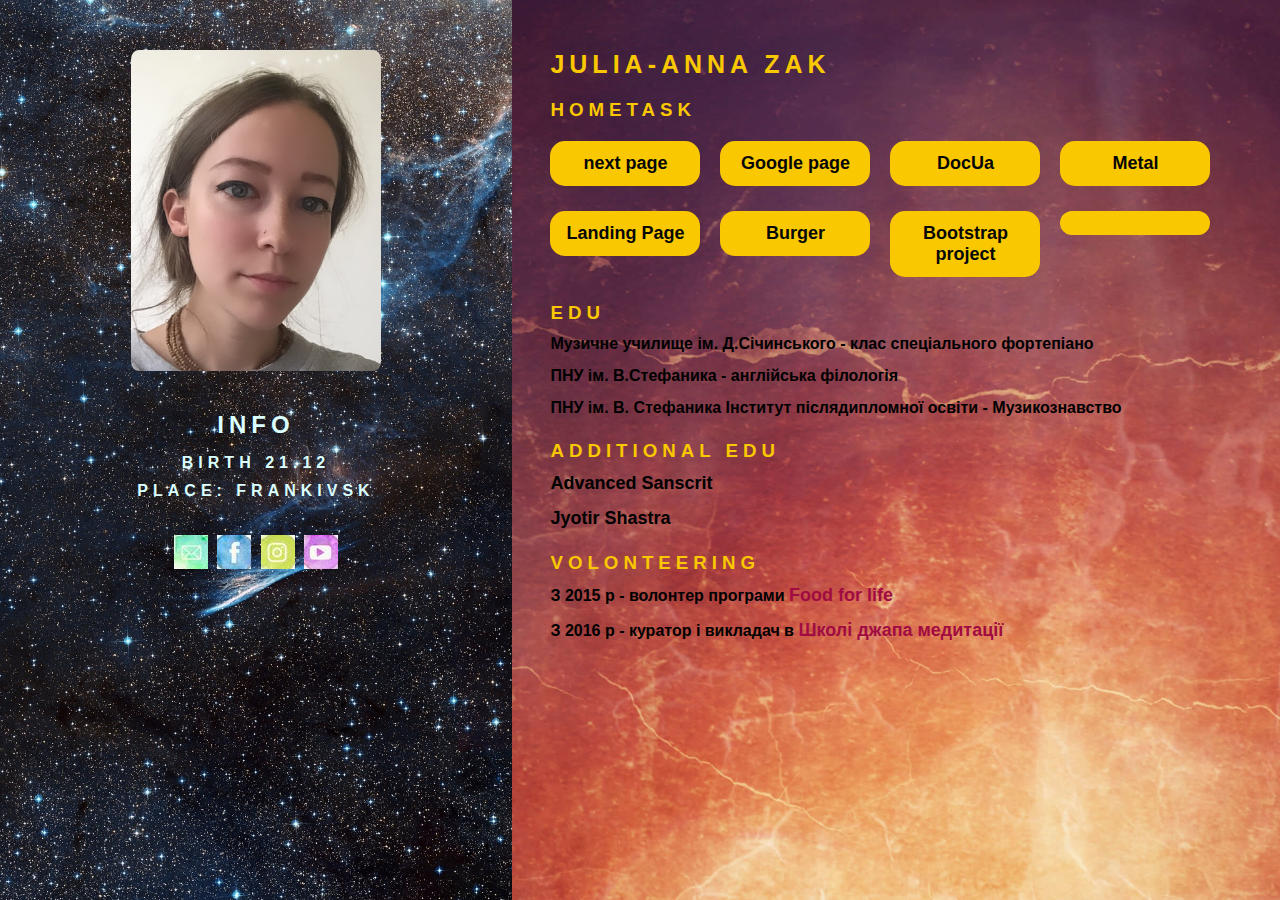
<file: index.html>
<html lang="uk">
	<head>
		<meta charset="UTF-8">
		<title>My resume</title>
		<link rel="stylesheet" href="css/styles.css">
		<!-- <link rel="icon" href="img/ah.png" type="images/x-icon"> -->
	</head>
	<body>
		<header>
			<div class="left_column">
				<div class="container_left">
					<div class="photo">
						<img src="images/photo.jpg" alt="Julia-Anna Zak" width="250px">
					</div>
					<div class="intro">
						<h2>info</h2>
						<div class="info">
							<ul>
								<li>birth 21.12</li>
								<li>place: Frankivsk</li>
							</ul>
							<div class="sprites">
								<ul>
									<li class="mail"></li>
									<li class="facebook"></li>
									<li class="instagram"></li>
									<li class="youtube"></li>
								</ul>
							</div>
						</div>
					</div>
					
				</div>
			</div>
		</header>
		<section>
			<div class="right_column">
				<div class="container_right">
					<div class="name">
						<h1>julia-anna zak</h1>
					</div>
					<div class="about_me">
						<h3>hometask</h3>
						<ul class="work clearfix">
							<li>
								<a href="First-page/index.html" target="_blank" class="btn">next page</a>
							</li>
							<li>
								<a href="Google-page/index.html" target="_blank" class="btn">Google page</a>
							</li>
							<li><a href="docua2/index.html" target="_blank" class="btn">DocUa</a></li>
							<li><a href="metal/index.html" target="_blank" class="btn">Metal</a></li>
							<li><a href="landing-page/landing-page/index.html" target="_blank" class="btn">Landing Page</a></li>
							<li><a href="burger/index.html" target="_blank" class="btn">Burger</a></li>
							<li><a href="bootstrap project/index.html" target="_blank" class="btn">Bootstrap project</a></li>
							<li><a href="/index.html" target="_blank" class="btn"></a></li>
						</ul>
					</div>
					<div class="edu">
						<h3>Edu</h3>
						<p>Музичне училище ім. Д.Січинського - клас спеціального фортепіано</p>
						<p>ПНУ ім. В.Стефаника - англійська філологія</p>
						<p>ПНУ ім. В. Стефаника Інститут післядипломної освіти - Музикознавство</p>
					</div>
				<div class="additional_edu">
					<h3>additional edu</h3>
						<p><a href="http://www.sanskritischool.edu.in/" title="Вища школа санскриту">Advanced Sanscrit</a></p>
						<p><a href="https://jyotish.ru/" title="Ведична астрологія">Jyotir Shastra</a></p>						
				</div>
						
					<div class="volonteer">
						<h3>volonteering</h3>
						<p>З 2015 р - волонтер програми  <a href="https://ffl.org/" title="Їжа для життя">Food for life</a></p>
						<!-- <p>З 2019 р - ініційована у ІСККОН у <a href="https://www.goswami.ru/?page=1" title="Бхакті Віг'яна Госвамі">Бхакті Віг'яна Госвамі</a></p> -->
						<p>З 2016 р - куратор і викладач в <a href="https://japaschool.zenclass.ru/school/courses" title="ШДМ"> Школі джапа медитації </a></p>			 
					
					</div>
				</div>
			</div>
			</div>
		</section>
	</body>
</html>
</file>
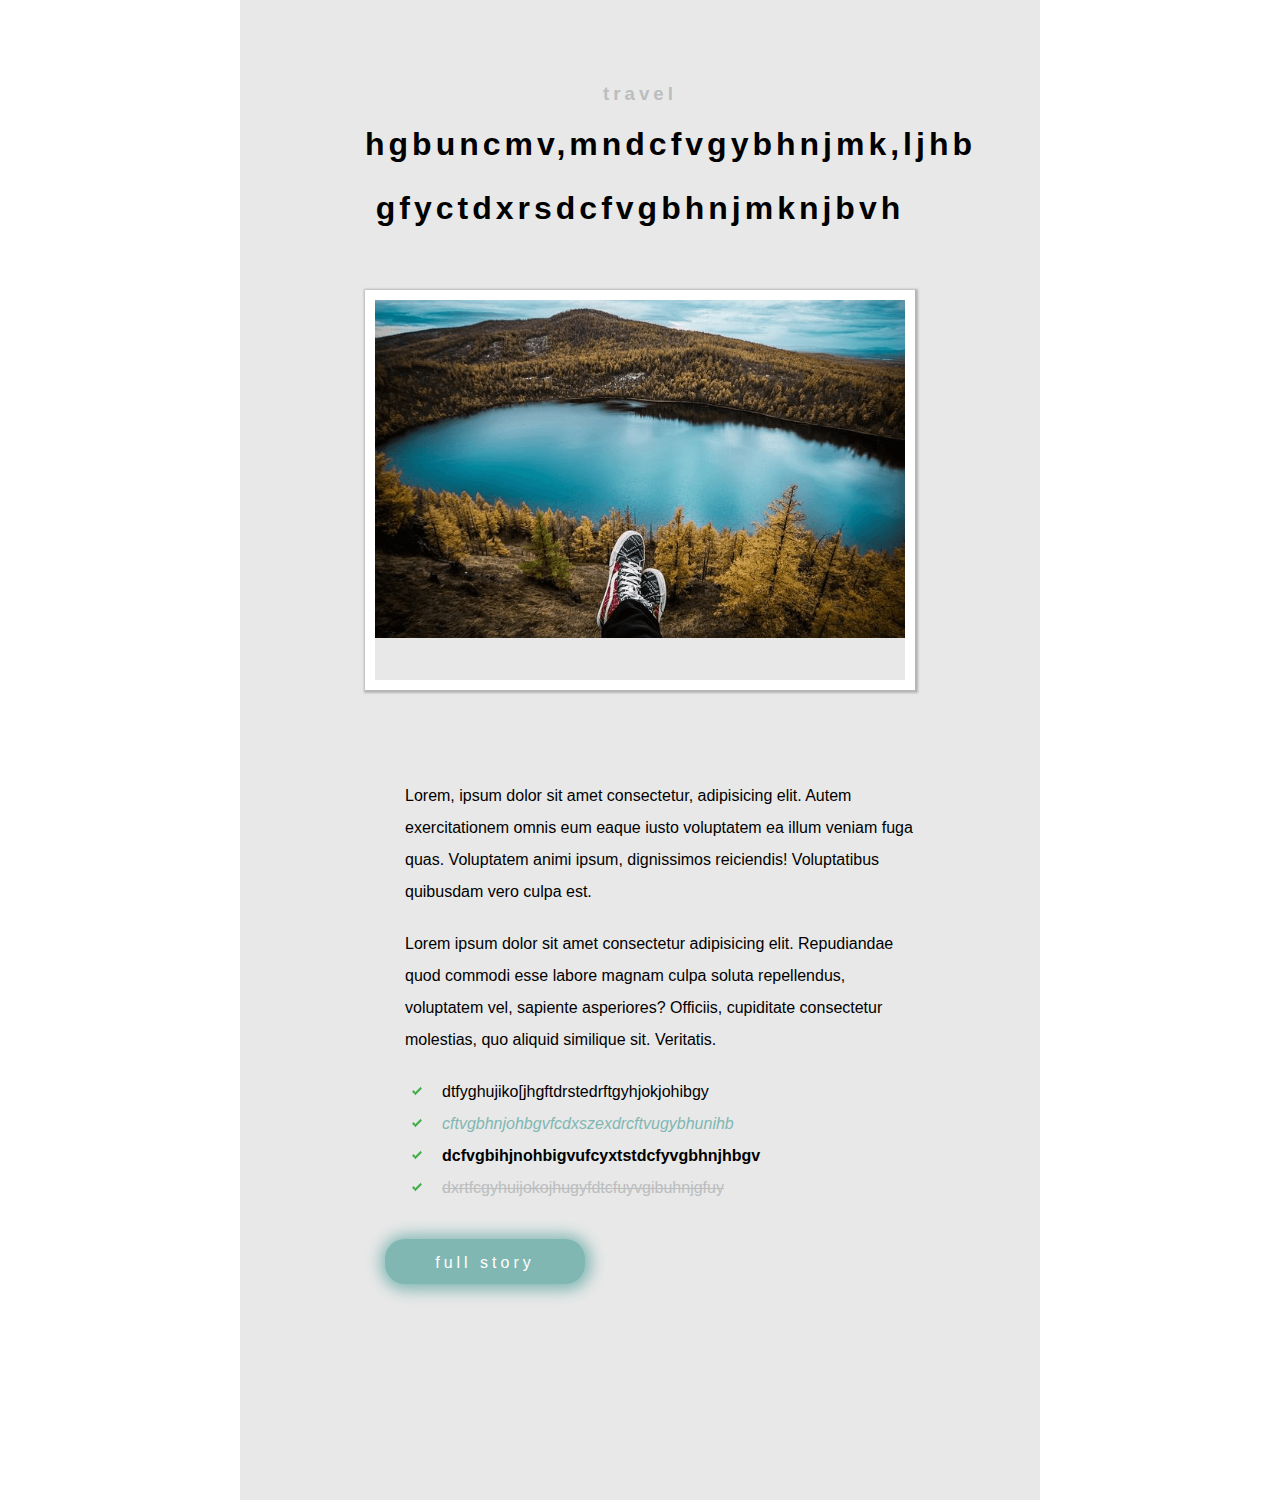
<file: background/index.html>
<!DOCTYPE html>
<html lang="en">
<head>
	<meta charset="UTF-8">
	<meta name="viewport" content="width=device-width, initial-scale=1.0">
	<link rel="stylesheet" href="style.css">
	<title>Document</title>
</head>
<body>
	<div class="page-wrap">
		<h3>travel</h3>
		<h1>hgbuncmv,mndcfvgybhnjmk,ljhb<br/>gfyctdxrsdcfvgbhnjmknjbvh</h1>
		<div class="pic"></div>
		<p>Lorem, ipsum dolor sit amet consectetur, adipisicing elit. Autem exercitationem omnis eum eaque iusto voluptatem ea illum veniam fuga quas. Voluptatem animi ipsum, dignissimos reiciendis! Voluptatibus quibusdam vero culpa est.</p>
		<p>Lorem ipsum dolor sit amet consectetur adipisicing elit. Repudiandae quod commodi esse labore magnam culpa soluta repellendus, voluptatem vel, sapiente asperiores? Officiis, cupiditate consectetur molestias, quo aliquid similique sit. Veritatis.</p>
		<ul>
			<li>dtfyghujiko[jhgftdrstedrftgyhjokjohibgy</li>
			<li>cftvgbhnjohbgvfcdxszexdrcftvugybhunihb</li>
			<li>dcfvgbihjnohbigvufcyxtstdcfyvgbhnjhbgv</li>
			<li>dxrtfcgyhuijokojhugyfdtcfuyvgibuhnjgfuy</li>
		</ul>
		<div class="btn">full story</div>
	</div>
	
</body>
</html>
</file>
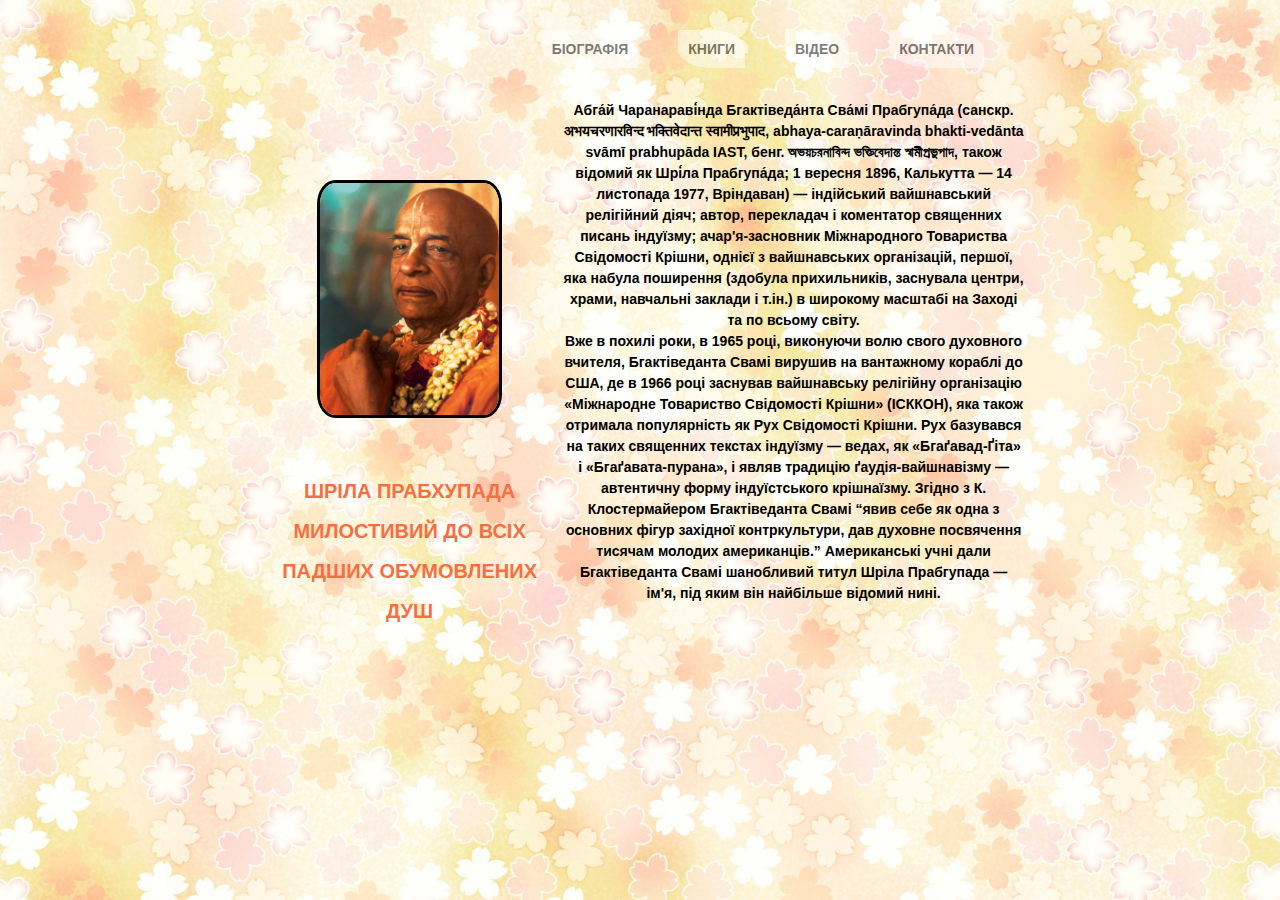
<file: better project/index.html>
<!DOCTYPE html>
<html lang="en">
<head>
	<meta charset="UTF-8">
	<meta name="viewport" content="width=device-width, initial-scale=1.0">
	<link rel="stylesheet" type="text/css" href="css/styles.css">
	<title>Шріла Прабхупада</title>
</head>
<body>
	<header>
		<div class="container">
		<nav>
			<ul class="menu">
			<li><a href="#">Біографія</a></li>
			<li><a href="#">Книги</a></li>
			<li><a href="#">Відео</a></li>
			<li><a href="#">Контакти</a></li>
			</ul>
		</nav>
	</div>
	</header>
	<div class="container">
		<div class="left_colomn">
			<figure>
				<img src="img/prabhupad.jpg" alt="Prabhupad">
				<figcaption>Шріла Прабхупада милостивий до всіх падших обумовлених душ</figcaption>
			</figure>
		</div>
		<div class="right_colomn">
			<p>Абга́й Чаранараві́нда Бгактіведа́нта Сва́мі Прабгупа́да (санскр. अभयचरणारविन्द भक्तिवेदान्त स्वामीप्रभुपाद, abhaya-caraṇāravinda bhakti-vedānta svāmī prabhupāda IAST, бенг. অভয়চরনাবিন্দ ভক্তিবেদান্ত স্বামীপ্রভুপাদ, також відомий як Шрі́ла Прабгупа́да; 1 вересня 1896, Калькутта — 14 листопада 1977, Вріндаван) — індійський вайшнавський релігійний діяч; автор, перекладач і коментатор священних писань індуїзму; ачар'я-засновник Міжнародного Товариства Свідомості Крішни, однієї з вайшнавських організацій, першої, яка набула поширення (здобула прихильників, заснувала центри, храми, навчальні заклади і т.ін.) в широкому масштабі на Заході та по всьому світу.</p>
			<p>Вже в похилі роки, в 1965 році, виконуючи волю свого духовного вчителя, Бгактіведанта Свамі вирушив на вантажному кораблі до США, де в 1966 році заснував вайшнавську релігійну організацію «Міжнародне Товариство Свідомості Крішни» (ІСККОН), яка також отримала популярність як Рух Свідомості Крішни. Рух базувався на таких священних текстах індуїзму — ведах, як «Бгаґавад-Ґіта» і «Бгаґавата-пурана», і являв традицію ґаудія-вайшнавізму — автентичну форму індуїстського крішнаїзму. Згідно з К. Клостермайером Бгактіведанта Свамі <q>явив себе як одна з основних фігур західної контркультури, дав духовне посвячення тисячам молодих американців.</q> Американські учні дали Бгактіведанта Свамі шанобливий титул Шріла Прабгупада — ім'я, під яким він найбільше відомий нині.</p>
		</div>
	</div>


</body>
</html>
</file>
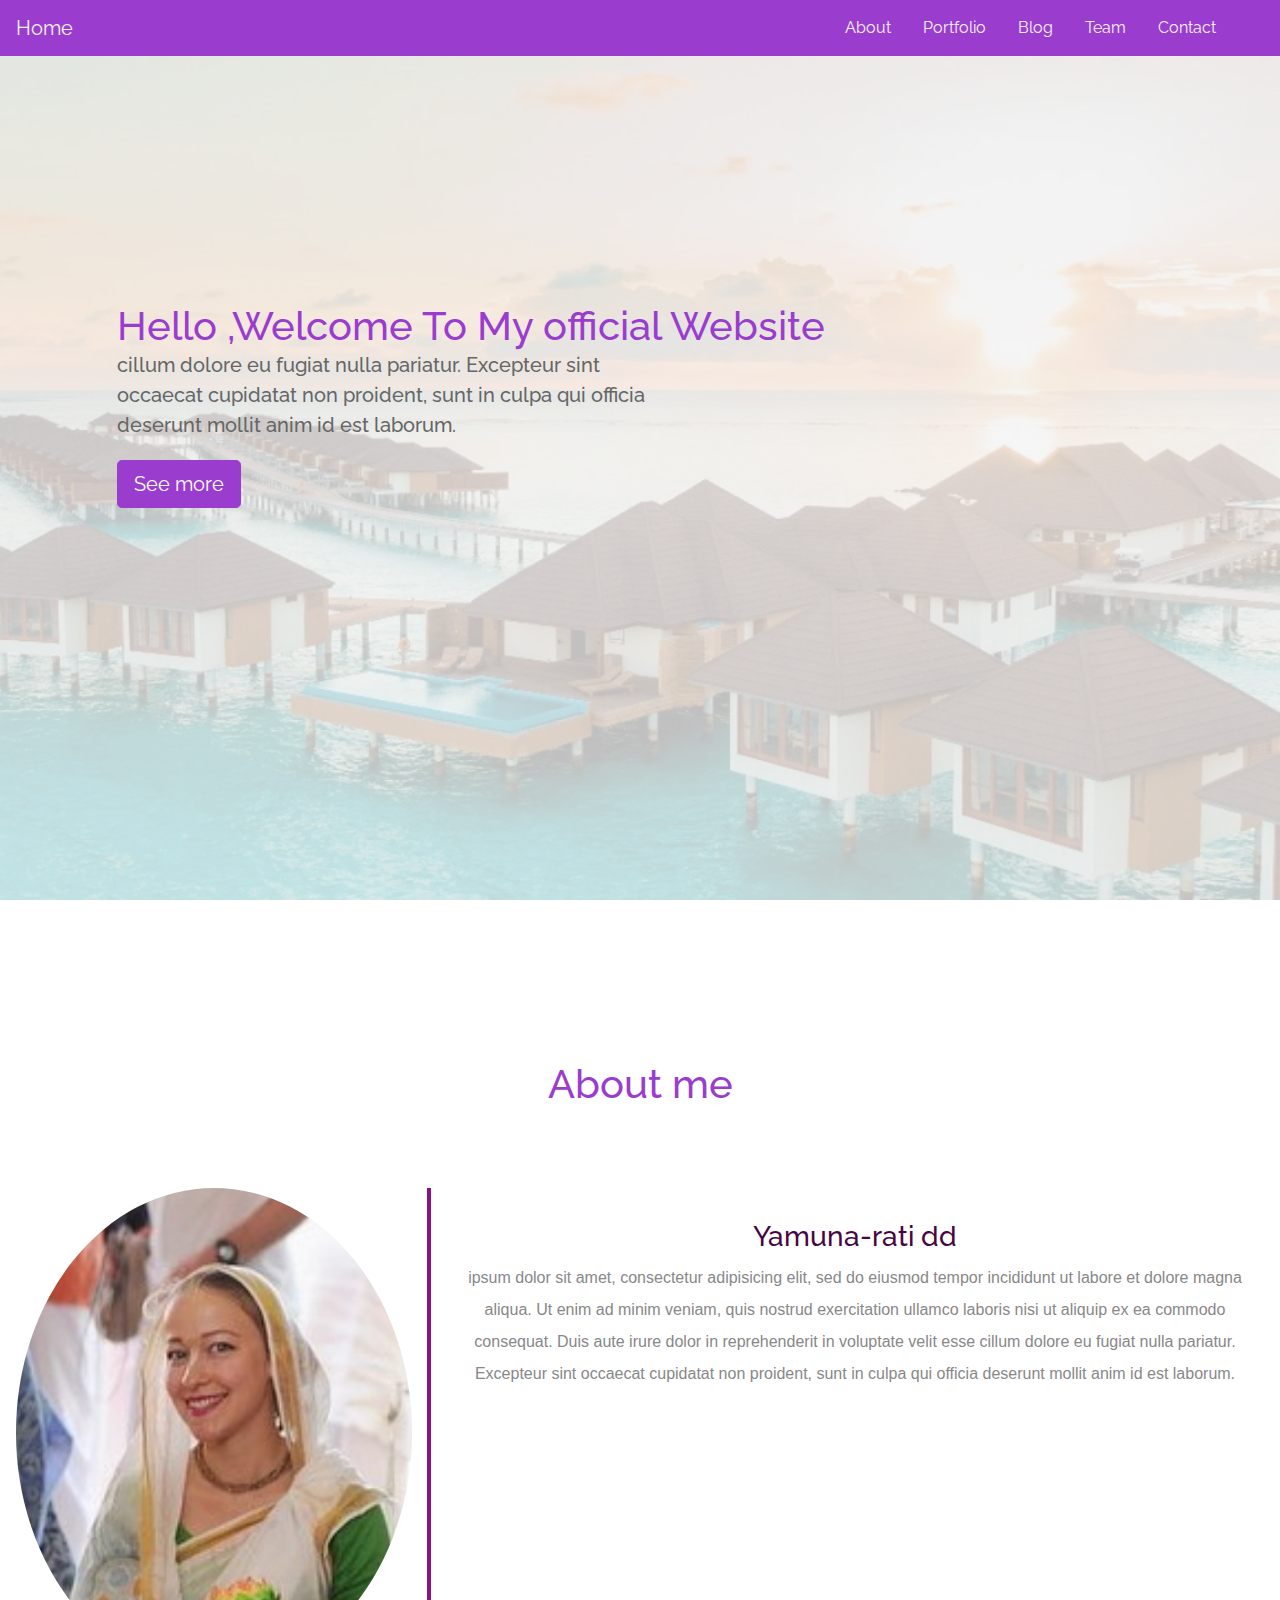
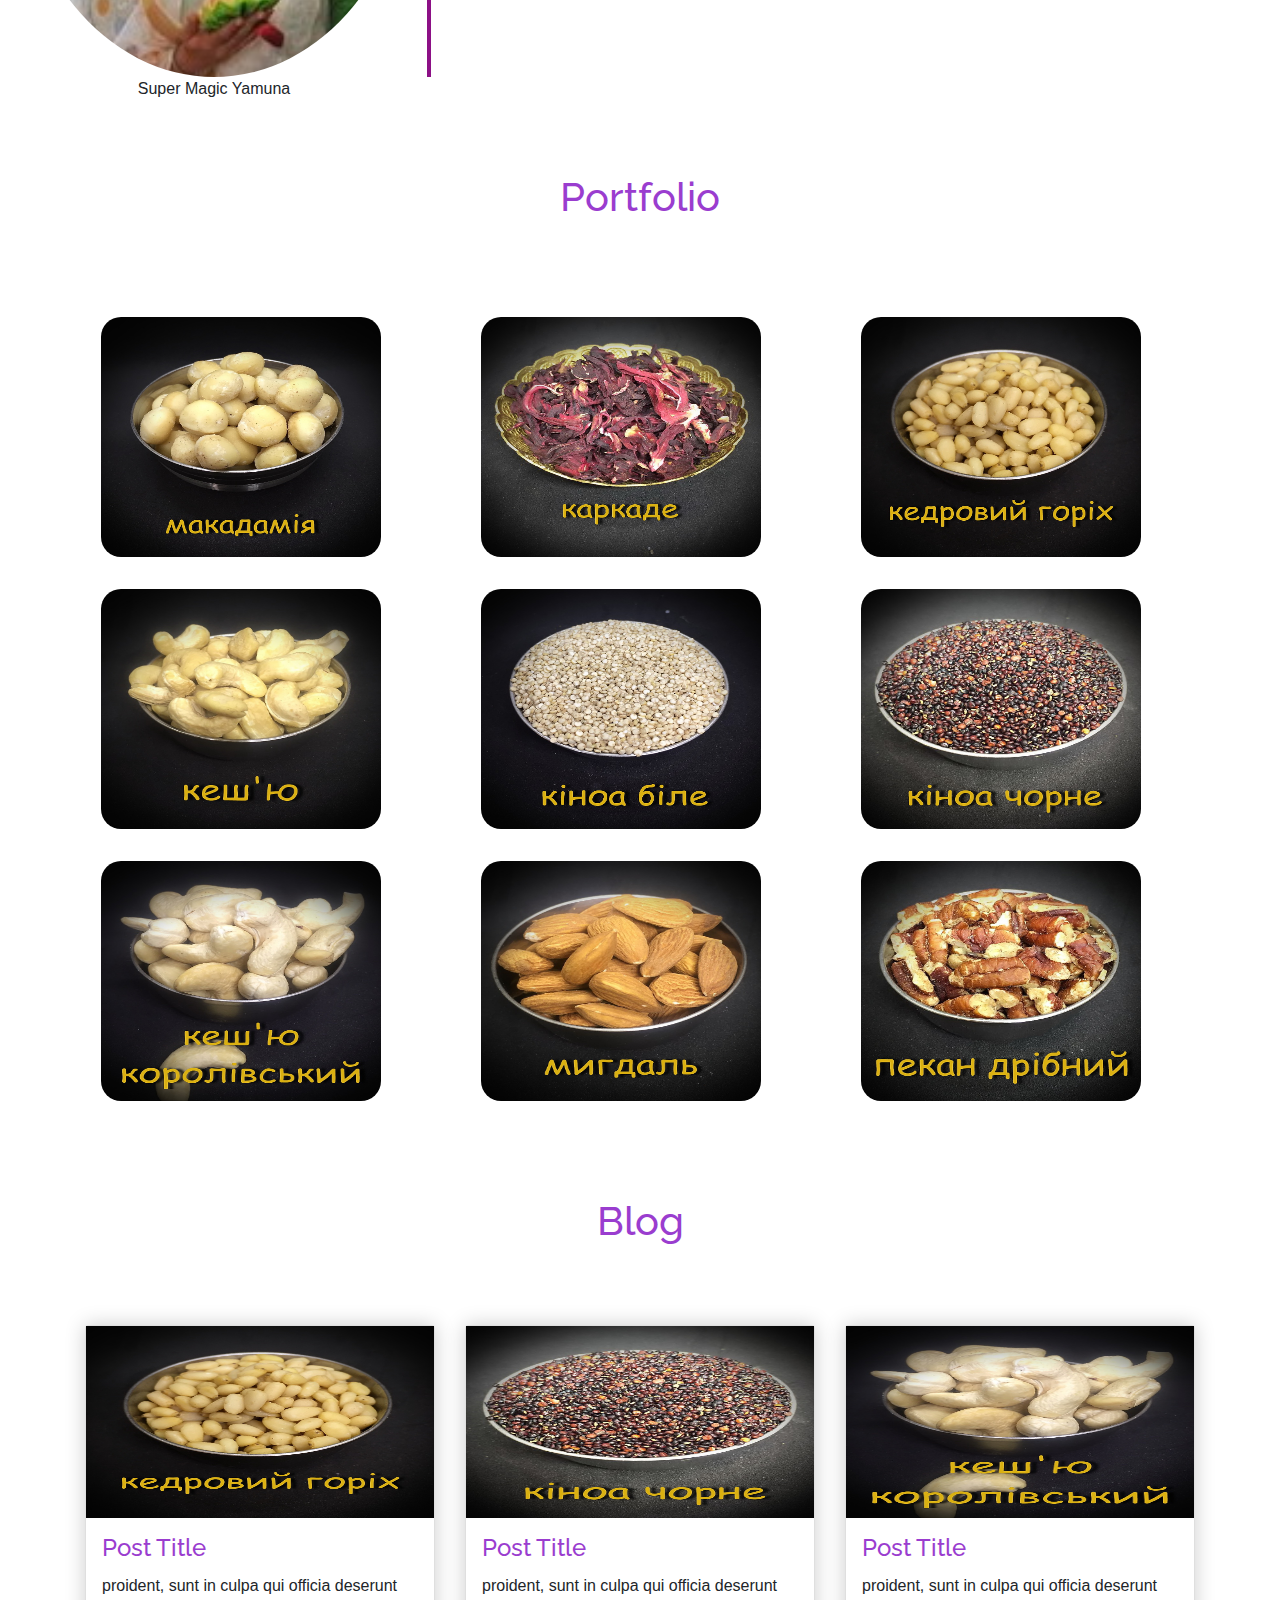
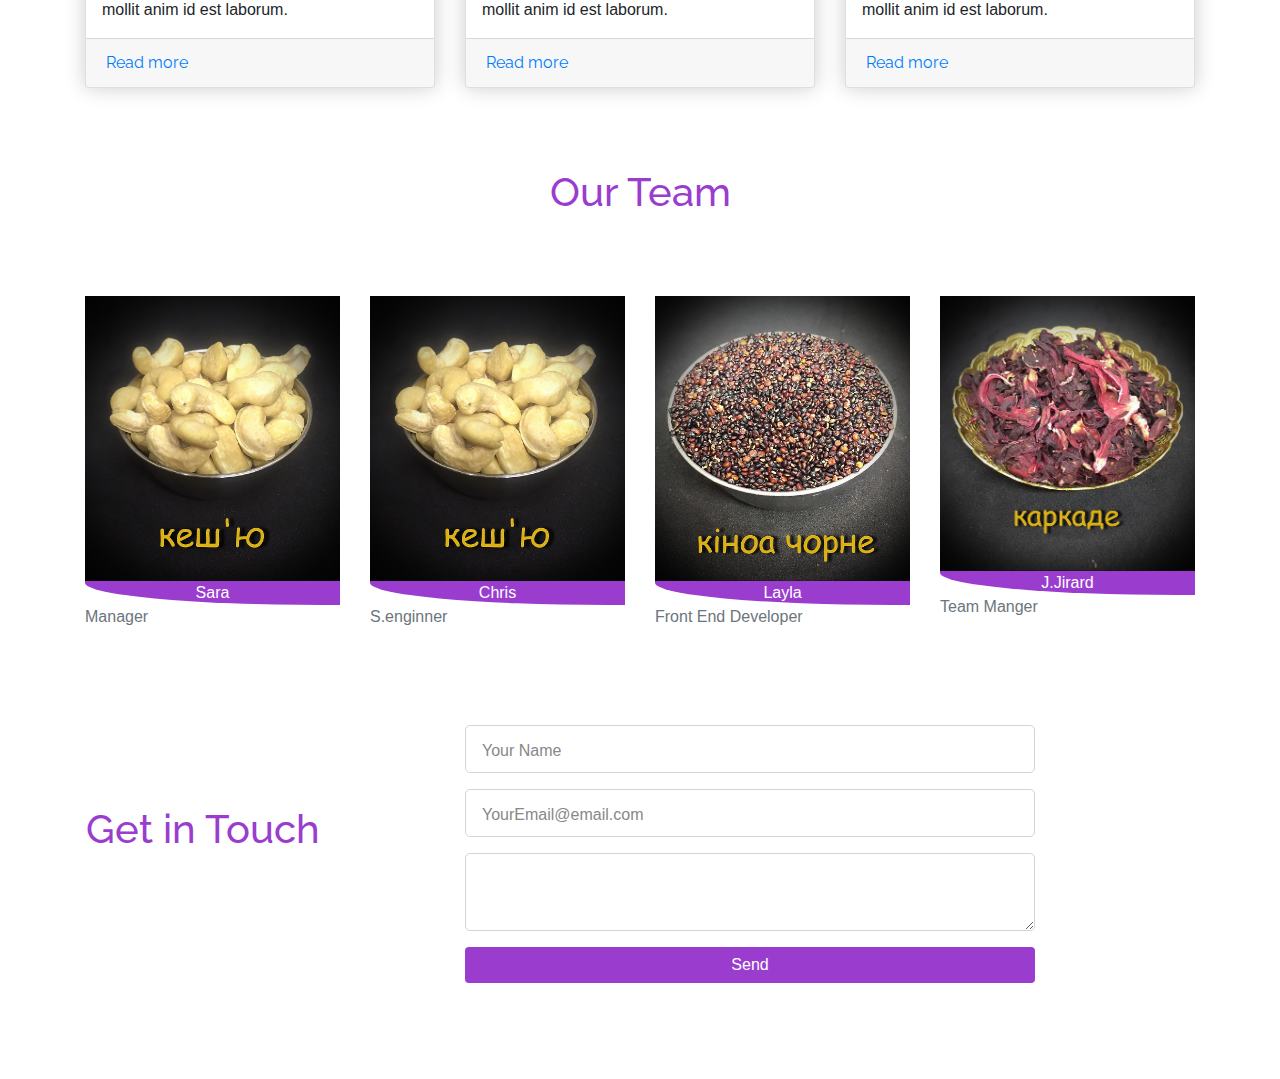
<file: bootstrap project/index.html>
<!DOCTYPE html>
<html lang="en">
<head>
	<meta charset="UTF-8">
	<meta name="viewport" content="width=device-width, initial-scale=1.0">
	<link rel="stylesheet" href="https://maxcdn.bootstrapcdn.com/bootstrap/4.0.0/css/bootstrap.min.css" integrity="sha384-Gn5384xqQ1aoWXA+058RXPxPg6fy4IWvTNh0E263XmFcJlSAwiGgFAW/dAiS6JXm" crossorigin="anonymous">
	<link rel="stylesheet" href="css/style.css">

	<title>Bootstrap project</title>
</head>
<body>
	<nav class="navbar navbar-expand-lg fixed-top ">  
 <a class="navbar-brand" href="#">Home</a>
<button class="navbar-toggler" type="button" data-toggle="collapse" data-target="#navbarSupportedContent" aria-controls="navbarSupportedContent" aria-expanded="false" aria-label="Toggle navigation">  
 <span class="navbar-toggler-icon"></span>
</button>
<div class="collapse navbar-collapse " id="navbarSupportedContent">     <ul class="navbar-nav mr-4">
 <li class="nav-item">
     <a class="nav-link" data-value="about" href="#">About</a>        </li>  
<li class="nav-item">
    <a class="nav-link " data-value="portfolio"href="#">Portfolio</a>    
 </li>
 <li class="nav-item"> 
    <a class="nav-link " data-value="blog" href="#">Blog</a>         </li>   
<li class="nav-item">  
   <a class="nav-link " data-value="team" href="#">Team</a></li>  
<li class="nav-item"> 
 <a class="nav-link " data-value="contact" href="#">Contact</a>       </li> 
</ul> 
</div></nav>
<header class="header">
	<div class="overlay"></div>
		<div class="container">
			<div class="description">
   <h1>    Hello ,Welcome To My official Website
    <p>    cillum dolore eu fugiat nulla pariatur. Excepteur sint occaecat cupidatat non    proident, sunt in culpa qui officia deserunt mollit anim id est laborum.
</p>   
 <button class="btn btn-outline-secondary btn-lg">See more</button>   </h1>  
</div>
		</div>

</header>
<section class="about text-center" id="about">
	<h1>About me</h1>
<div class="row">
   <div class="col-lg-4 col-md-4 col-sm-12">
    <img src="images/ph-1.jpg" class="img-fluid">
    <span class="text-justify">Super Magic Yamuna</span>
   </div>
   <div class="col-lg-8 col-md-8 col-sm-12 desc">
     
    <h3>Yamuna-rati dd</h3>
    <p>
       ipsum dolor sit amet, consectetur adipisicing elit, sed do eiusmod
     tempor incididunt ut labore et dolore magna aliqua. Ut enim ad minim veniam,
     quis nostrud exercitation ullamco laboris nisi ut aliquip ex ea commodo
     consequat. Duis aute irure dolor in reprehenderit in voluptate velit esse
     cillum dolore eu fugiat nulla pariatur. Excepteur sint occaecat cupidatat non
     proident, sunt in culpa qui officia deserunt mollit anim id est laborum.
    </p>
   </div>
  </div>
  </section>
  <!-- portfolio -->
<div class="portfolio" id="portfolio">
     <h1 class="text-center">Portfolio</h1>
 <div class="container">
  <div class="row">
   <div class="col-lg-4 col-md-4 col-sm-12">
    <img src="images/1.jpg" class="img-fluid">
   </div>
   <div class="col-lg-4 col-md-4 col-sm-12">
    <img src="images/2.jpg" class="img-fluid">
   </div>
   <div class="col-lg-4 col-md-4 col-sm-12">
    <img src="images/3.jpg" class="img-fluid">
   </div>
<div class="col-lg-4 col-md-4 col-sm-12">
    <img src="images/4.jpg" class="img-fluid">
   </div>
   <div class="col-lg-4 col-md-4 col-sm-12">
    <img src="images/5.jpg" class="img-fluid">
   </div>
   <div class="col-lg-4 col-md-4 col-sm-12">
    <img src="images/6.jpg" class="img-fluid">
   </div>
<div class="col-lg-4 col-md-4 col-sm-12">
    <img src="images/7.jpg" class="img-fluid">
   </div>
   <div class="col-lg-4 col-md-4 col-sm-12">
    <img src="images/8.jpg" class="img-fluid">
   </div>
   <div class="col-lg-4 col-md-4 col-sm-12">
    <img src="images/9.jpg" class="img-fluid">
   </div>
  </div>
 </div>
</div>

<!-- Posts section -->
<div class="blog" id="blog">
 <div class="container">
 <h1 class="text-center">Blog</h1>
  <div class="row">
   <div class="col-md-4 col-lg-4 col-sm-12">
    <div class="card">
     <div class="card-img">
      <img src="images/3.jpg" class="img-fluid">
     </div>
     
     <div class="card-body">
     <h4 class="card-title">Post Title</h4>
      <p class="card-text">
       
       proident, sunt in culpa qui officia deserunt mollit anim id est laborum.
      </p>
     </div>
     <div class="card-footer">
      <a href="#" class="card-link">Read more</a>
     </div>
    </div>
   </div>
   <div class="col-md-4 col-lg-4 col-sm-12">
    <div class="card">
     <div class="card-img">
      <img src="images/6.jpg" class="img-fluid">
     </div>
     
     <div class="card-body">
        <h4 class="card-title">Post Title</h4>
      <p class="card-text">
       
       proident, sunt in culpa qui officia deserunt mollit anim id est laborum.
      </p>
     </div>
     <div class="card-footer">
      <a href="#" class="card-link">Read more</a>
     </div>
    </div>
   </div>
   <div class="col-md-4 col-lg-4 col-sm-12">
    <div class="card">
     <div class="card-img">
      <img src="images/7.jpg" class="img-fluid">
     </div>
     
     <div class="card-body">
     <h4 class="card-title">Post Title</h4>
      <p class="card-text">
       
       proident, sunt in culpa qui officia deserunt mollit anim id est laborum.
      </p>
     </div>
     <div class="card-footer">
      <a href="#" class="card-link">Read more</a>
     </div>
    </div>
   </div>
  </div>
 </div>
</div>
	
<!-- Team section -->
<div class="team" id="team">
 <div class="container">
    <h1 class="text-center">Our Team</h1>
  <div class="row">
   <div class="col-lg-3 col-md-3 col-sm-12 item">
    <img src="images/4.jpg" class="img-fluid" alt="team">
    <div class="des">
      Sara
     </div>
    <span class="text-muted">Manager</span>
   </div>
   <div class="col-lg-3 col-md-3 col-sm-12 item">
    <img src="images/4.jpg" class="img-fluid" alt="team">
    <div class="des">
       Chris
     </div>
    <span class="text-muted">S.enginner</span>
   </div>
   <div class="col-lg-3 col-md-3 col-sm-12 item">
    <img src="images/6.jpg" class="img-fluid" alt="team">
    <div class="des">
      Layla 
     </div>
    <span class="text-muted">Front End Developer</span>
   </div>
   <div class="col-lg-3 col-md-3 col-sm-12 item">
    <img src="images/2.jpg" class="img-fluid" alt="team">
     <div class="des">
      J.Jirard
     </div>
    <span class="text-muted">Team Manger</span>
   </div>
  </div>
 </div>
</div>
<!-- Contact form -->
<div class="contact-form" id="contact">
 <div class="container">
  <form>
   <div class="row">
    <div class="col-lg-4 col-md-4 col-sm-12">
      <h1>Get in Touch</h1> 
    </div>
    <div class="col-lg-8 col-md-8 col-sm-12 right">
       <div class="form-group">
         <input type="text" class="form-control form-control-lg" placeholder="Your Name" name="">
       </div>
       <div class="form-group">
         <input type="email" class="form-control form-control-lg" placeholder="YourEmail@email.com" name="email">
       </div>
       <div class="form-group">
         <textarea class="form-control form-control-lg">
          
         </textarea>
       </div>
       <input type="submit" class="btn btn-secondary btn-block" value="Send" name="">
    </div>
   </div>
  </form>
 </div>
</div>

<script src="https://code.jquery.com/jquery-3.5.1.min.js"
  integrity="sha256-9/aliU8dGd2tb6OSsuzixeV4y/faTqgFtohetphbbj0="
  crossorigin="anonymous"></script>
  <script src="js/script.js"></script>

</body>
</html>
</file>
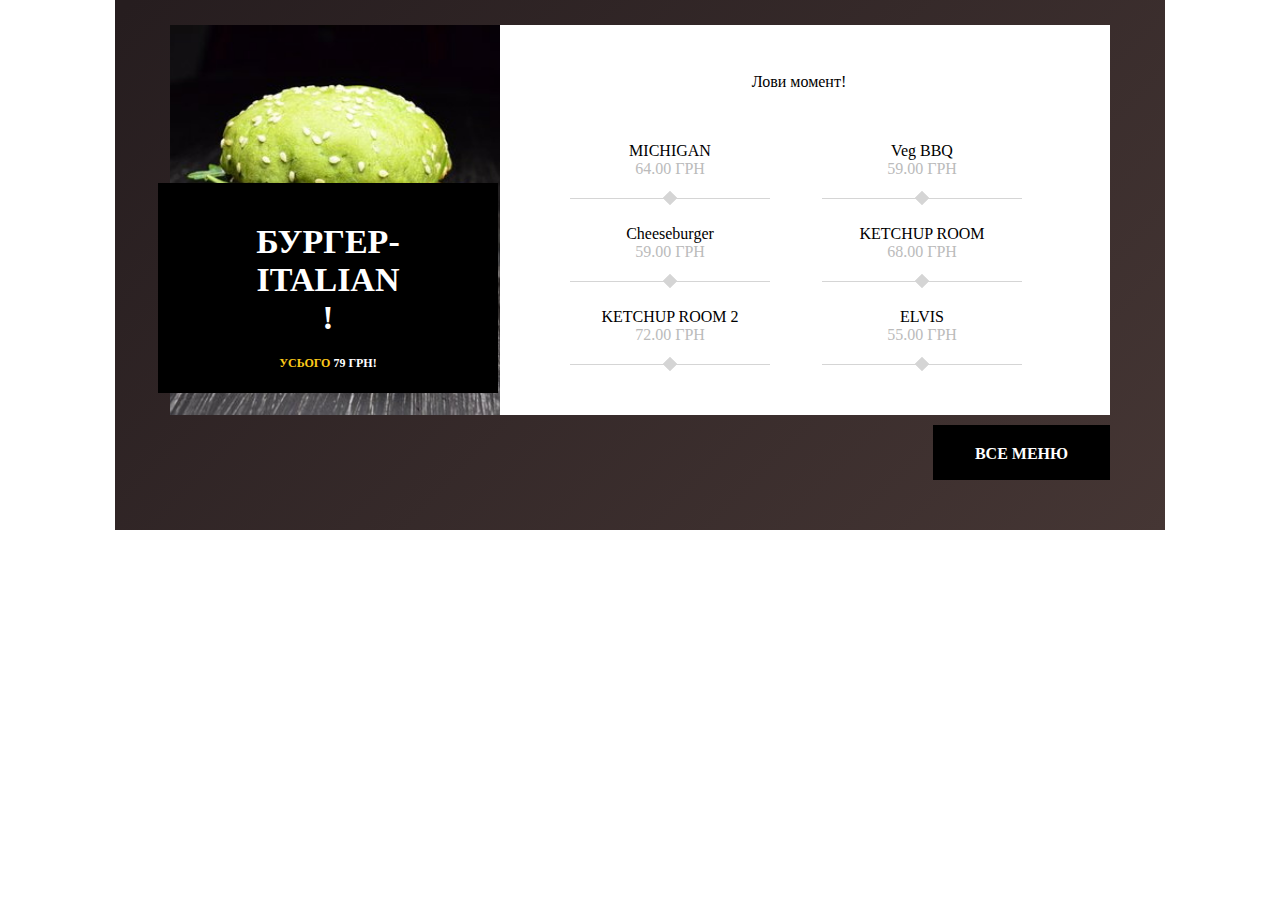
<file: burger/index.html>
<!DOCTYPE html>
<html lang="en">
<head>
	<meta charset="UTF-8">
	<link rel="stylesheet" href="style.css">
	<title>burger</title>
</head>
<body>
	<div class="wrap">
		<div class="stock_menu">
			<div class="aside_stock_menu">
				
				<div class="stock_sticker">бургер-</br>italian</br>!</br>
					<span>79 грн!</span></div>
			</div>
		
			<div class="list_menu">
				<p>Лови момент!</p>
					<div class="menu_item">
						<div class="item_title">MICHIGAN</div>
						<div class="item_price">64.00 ГРН</div>
					</div>
					<div class="menu_item">
						<div class="item_title">Veg BBQ</div>
						<div class="item_price">59.00 ГРН</div>
					</div>
					<div class="menu_item">
						<div class="item_title">Cheeseburger</div>
						<div class="item_price">59.00 ГРН</div>
					</div>
					<div class="menu_item">
						<div class="item_title">KETCHUP ROOM</div>
						<div class="item_price">68.00 ГРН</div>
					</div>
					<div class="menu_item">
						<div class="item_title">KETCHUP ROOM 2</div>
						<div class="item_price">72.00 ГРН</div>
					</div>
					<div class="menu_item">
						<div class="item_title">ELVIS</div>
						<div class="item_price">55.00 ГРН</div>
					</div>

				</div>	
				<div class="all_menu"><a href="#">все меню</a></div>
			</div>
			
		</div>
			
	</div>
		
	</div>



	
</body>
</html>
</file>
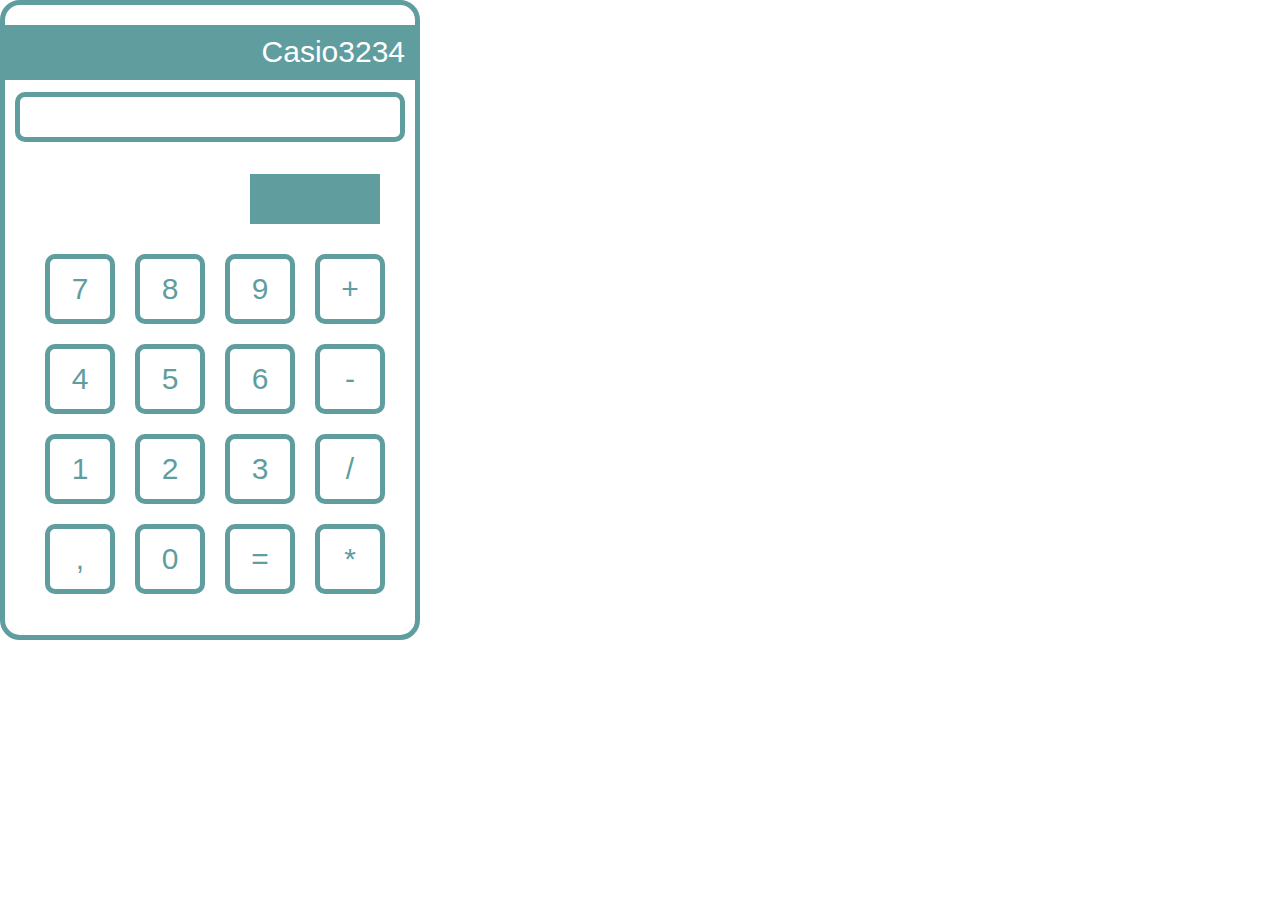
<file: calc/index.html>
<!DOCTYPE html>
<html lang="en">
<head>
  <meta charset="UTF-8">
  
  <title>Calculator</title>
  <link rel="stylesheet" href="style.css">
</head>
<body>
  <div class="calc-wrap">
  <div class="title">Casio3234</div>
  <input type="text">
  <div class="container">
  <div class="battery">
    </div>
    <div class="buttons">
      <div class="clearfix"></div>
    <div class="btn">7</div>
    <div class="btn">8</div>
    <div class="btn">9</div>
    <div class="btn">+</div>
     </div>
  <div class="buttons">
    <div class="btn">4</div>
    <div class="btn">5</div>
    <div class="btn">6</div>
    <div class="btn">-</div>
    <div class="clearfix"></div>
   </div>
  <div class="buttons">
    <div class="btn">1</div>
    <div class="btn">2</div>
    <div class="btn">3</div>
    <div class="btn">/</div>
    <div class="clearfix"></div>
  </div>
  <div class="buttons">
    <div class="btn">,</div>
    <div class="btn">0</div>
    <div class="btn">=</div>
    <div class="btn">*</div>
    <div class="clearfix"></div>
    </div>
    <div class="clearfix"></div>
   </div>

</div>
</body>
</html>
</file>
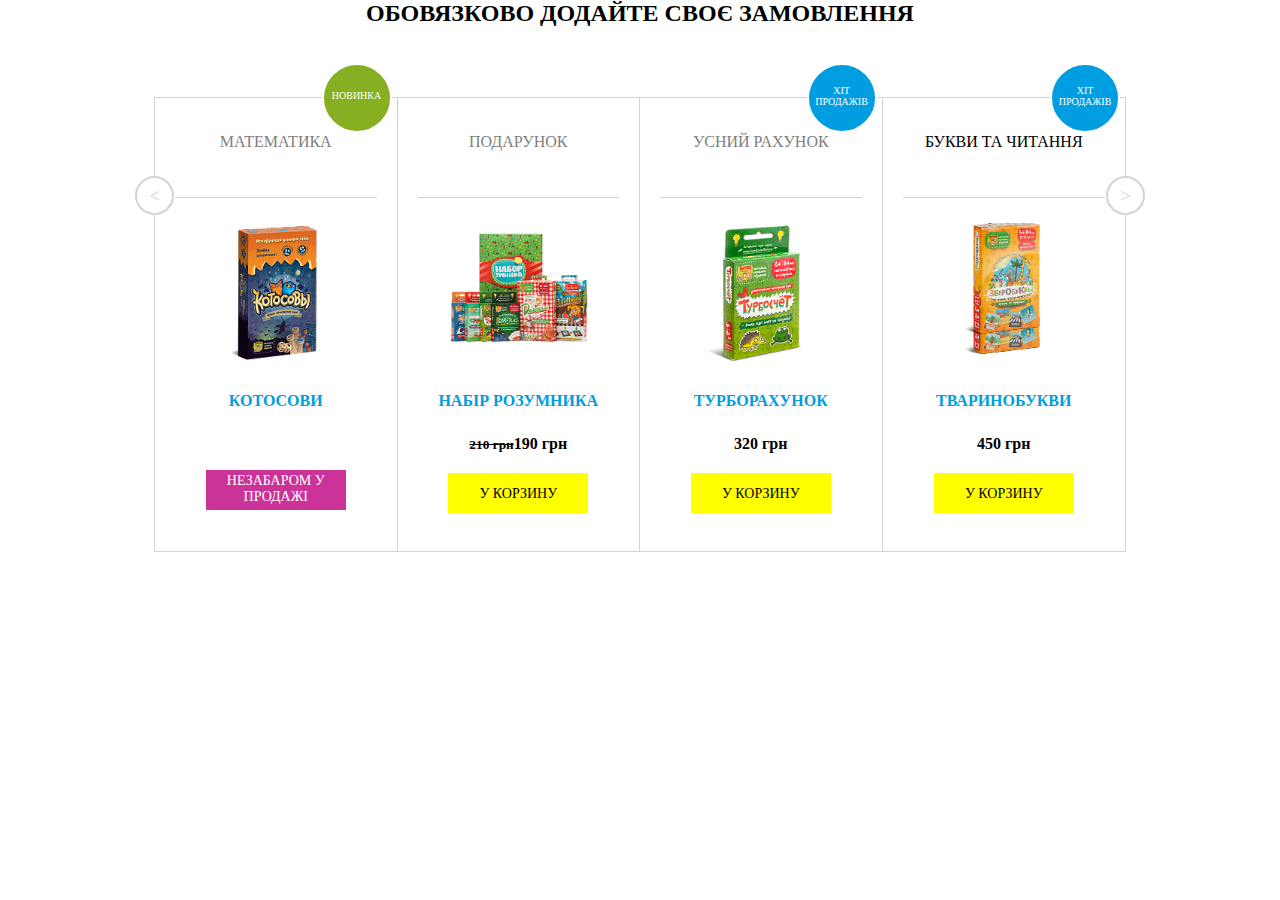
<file: catalog/index.html>
<!DOCTYPE html>
<html lang="en">
<head>
	<meta charset="UTF-8">
	<link rel="stylesheet" href="style.css">
	<title>Catalog</title>
</head>
<body>
	
	<h2>Обовязково додайте своє замовлення</h2>
	<div class="wrapper">
				<div class="product">
				<div class="sticker_new">новинка</div>
				<div class="product_category"><a href="#">Математика</a></div>
				<figure>
					<img src="img/math.png" alt="">
					<figcaption><a href="#">котосови</a></figcaption>
					<div></div>

				</figure>
				<div class="button_soon"><a href="#">незабаром у продажі</a></div>
			</div>


			<div class="product" class="old_price">
				<!-- <div class="sticker"><span></span></div> -->
				<div class="product_category"><a href="#">Подарунок</a></div>
				<figure><img src="img/g1.png" alt=""> 
				<figcaption><a href="#">набір розумника</a></figcaption>
				<div class="price old_price" >190 грн</div>
			</figure>
				<div class="basket_button"><a href="#">у корзину</a></div>
			</div>


			<div class="product">
				<div class="sticker_hit">хіт продажів</div>
				<div class="product_category"><a href="#">Усний рахунок</a></div>
				<figure>
					<img src="img/turbo.png" alt="">
					<figcaption><a href="#">турборахунок</a></figcaption>
					<div class="price">320 грн</div>

				</figure>
				<div class="basket_button"><a href="#">у корзину</a></div>
			</div>
			

			<div class="product">
				<div class="sticker_hit">хіт продажів</div>
				<div class="product_category"><a href=""></a>букви та читання</div>
				<figure>
					<img src="img/zb.png" alt="">
					<figcaption><a href="#">тваринобукви</a></figcaption>
					<div class="price">450 грн</div>

				</figure>
				
				<div class="basket_button"><a href="#">у корзину</a></div>
			</div>
		</div>
		
	</div>	


	</div>

</body>
</html>
</file>
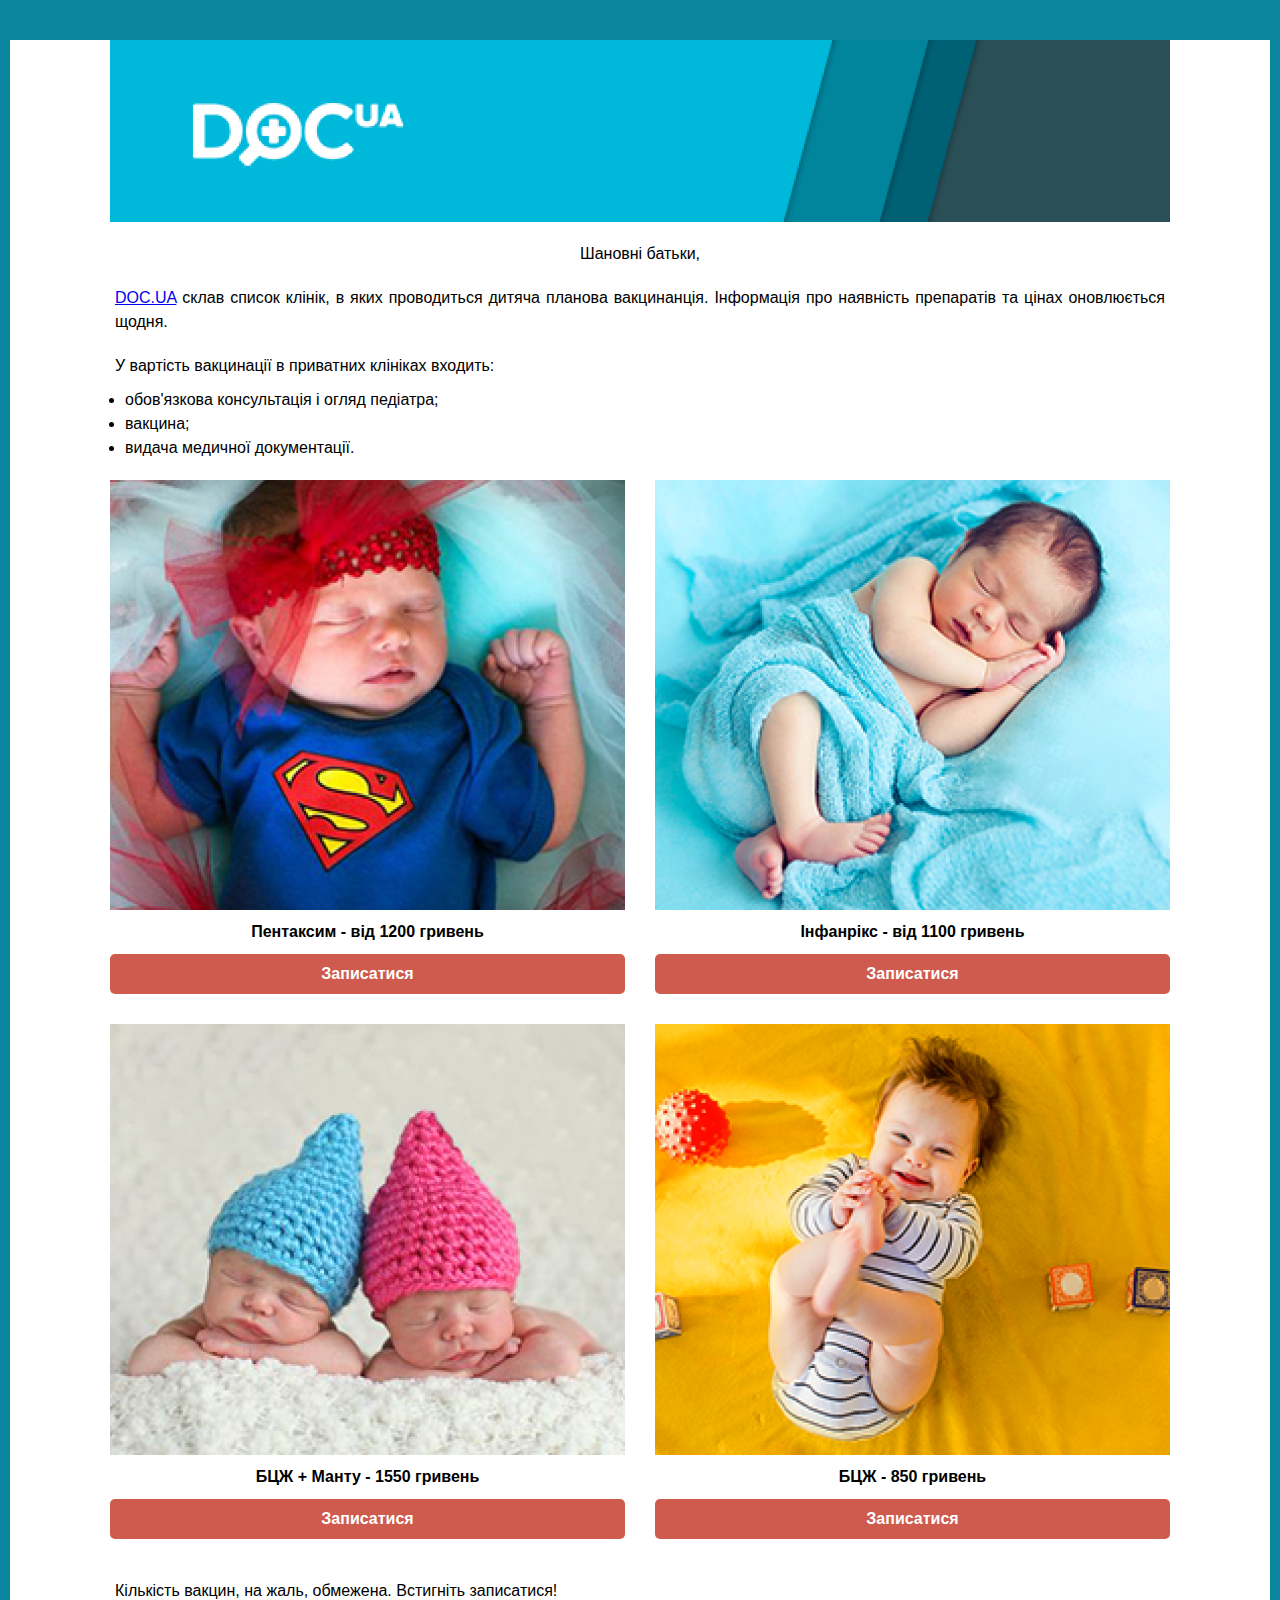
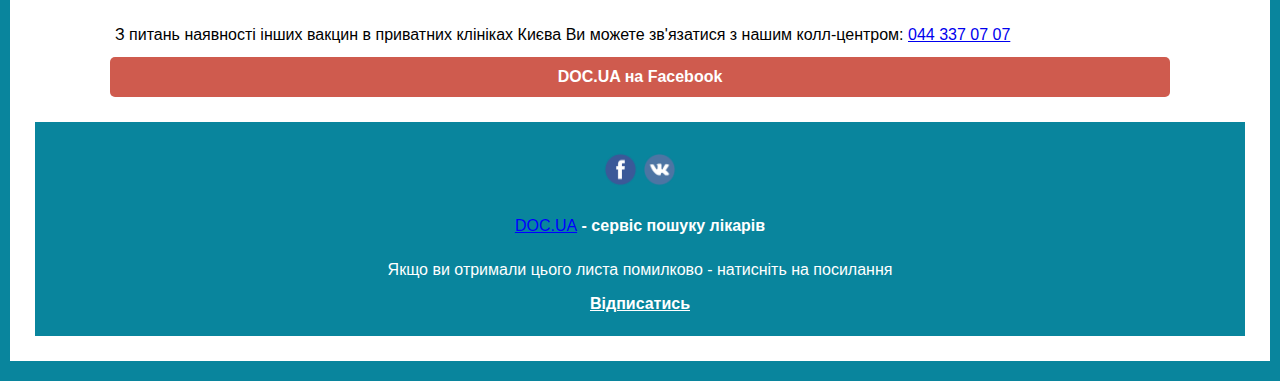
<file: docua2/index.html>
<!DOCTYPE html>
<html lang="en">
<head>
	<meta charset="UTF-8">
	<meta name="viewport" content="width=device-width, initial-scale=1.0">
	<link rel="stylesheet" href="css/style.css">
	<title>Document</title>
</head>
<body>
	<div class="page-wrap">
		<div class="main-wrap">
			<section>
			<header><img src="images/header.png" alt=""></header>
			<div class="propose-text">
				<span class="center">Шановні батьки,</span>
				<span><a href="#">DOC.UA</a> склав список клінік, в яких проводиться дитяча планова вакцинанція. Інформація про наявність препаратів та цінах оновлюється щодня.</span>
				<span>У вартість вакцинації в приватних клініках входить:
					<ul>
						<li>обов'язкова консультація і огляд педіатра;</li>
						<li>вакцина;</li>
						<li>видача медичної документації.</li>
					</ul>
				</span>

			</div>
		</section>
			<section>
				<div class="propose-list">
					<div class="row clearfix">
					<div class="propose-item col-1-2">
						<img src="images/i1.png" alt="">
						<div class="propose-price">Пентаксим - від 1200 гривень</div>
						<div class="propose-btn"><a class="btn" href="#">Записатися</a></div>
					</div>
				
					<div class="propose-item col-1-2">
						<img src="images/i2.png" alt="">
						<div class="propose-price">Інфанрікс - від 1100 гривень</div>
						<div class="propose-btn"><a class="btn" href="#">Записатися</a></div>
					</div>
					</div>
				</div>
			</section>
			<section>
				<div class="propose-list">
					<div class="row clearfix">
					<div class="propose-item col-1-2">
						<img src="images/i3.png" alt="">
						<div class="propose-price">БЦЖ + Манту - 1550 гривень</div>
						<div class="propose-btn"><a class="btn" href="#">Записатися</a></div>
					</div>
					
					<div class="propose-item col-1-2">
						<img src="images/i4.png" alt="">
						<div class="propose-price">БЦЖ - 850 гривень</div>
						<div class="propose-btn"><a class="btn" href="#">Записатися</a></div>
					</div>
				</div>
				</div>

			</section>
			<section>
			<div class="propose-text">
				<span>Кількість вакцин, на жаль, обмежена. Встигніть записатися!</span>
				<span>З питань наявності інших вакцин в приватних клініках Києва Ви можете зв'язатися з нашим колл-центром: <a type="tel" href="#" alt="">044 337 07 07</a></span>
				<a class="btn"href="#">DOC.UA на Facebook</a>
			</div>
		</section>
			<footer>
				<div class="sprites">
					<ul>
						<li class="fb"><a href="#"></a></li>
						<li class="vk"><a href="#"></a></li>
					</ul>
					
				</div>
				<span><a class="normal" href="#">DOC.UA</a> - сервіс пошуку лікарів</span>
				<span>Якщо ви отримали цього листа помилково - натисніть на посилання</span>
				<a class="unsubscribe" href="#">Відписатись</a>
			</footer>
		</div>


	</div>
	
</body>
</html>
</file>
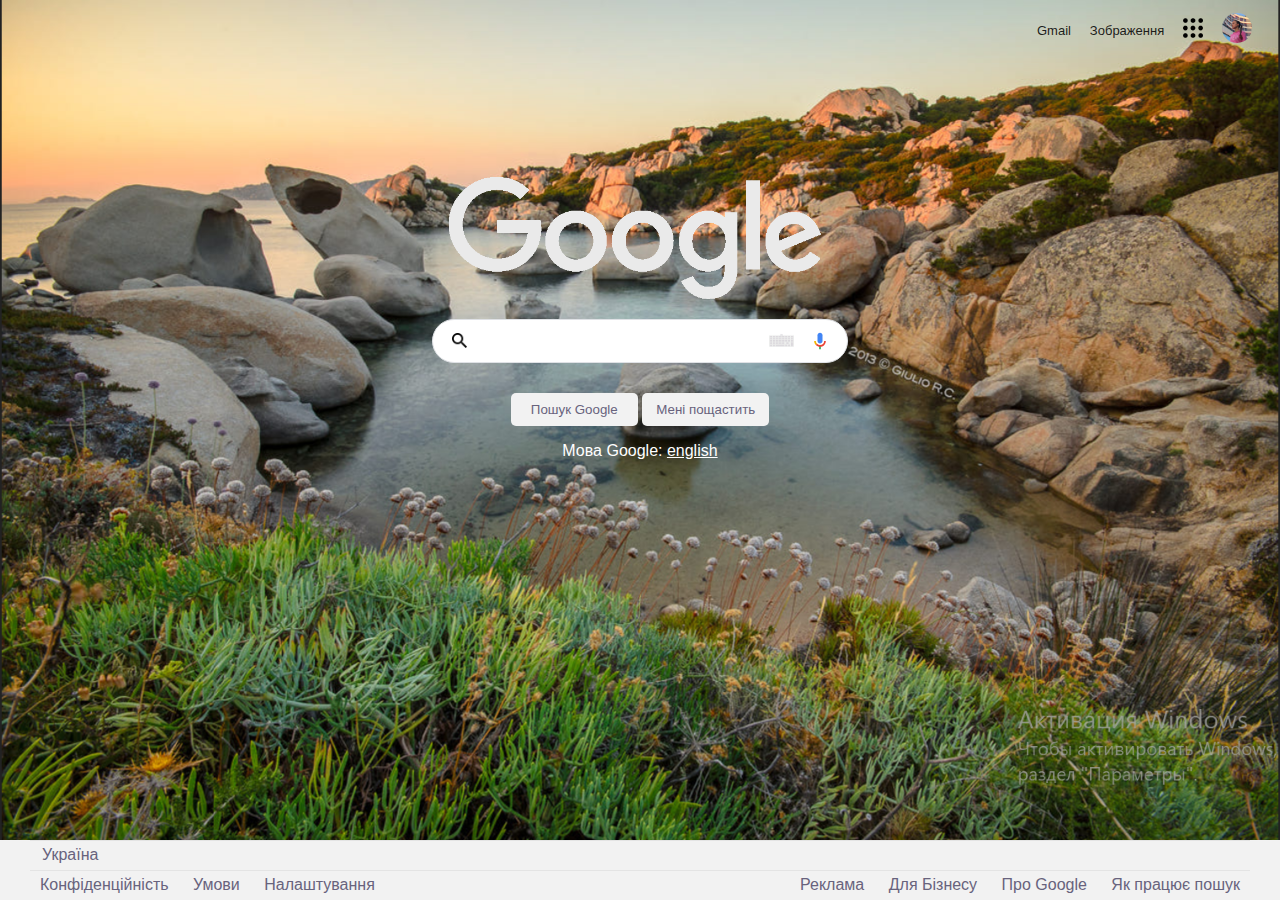
<file: GOOGLEPAGE/index.html>
<!DOCTYPE html>
<html lang="uk">
	<head>
		<title>Google</title>
		<link rel="stylesheet" type="text/css" href="css/styles.css">		
	</head>
	<body>
		<div class="page-wrap">
			<!-----HEADER----------->
		<div class="header">
			<div class="header_right">
				<a href="https://mail.google.com/mail/u/0/?tab=rm&ogbl#inbox" class= 'same_links header_link'>Gmail</a>

				<a href="https://www.google.com.ua/imghp?hl=ru&tab=ri&ogbl" class='same_links header_link'>Зображення</a>

				<div class="services">
					<img src="images/dots.png" alt="services" width="20px">
					
				</div>
				<div class="accaunt"><img src="images/photo.jpg" alt="phooto" width="30px">
					
				</div>
			</div>

		</div>
		<!--------MAIN------>
		<div class="main">
			<div class="main_logo">
			<img src="images/google_logo.png" alt="google" width="400px">
		</div>
		<div class="main_form">
			<form action="#" method="get">

				<div class="form_search">
					
					<div class="three_item">
						<img class="icon" src="images/search.icon.png" alt="іконка">
						<input type="text" name="">
						<div class="two_element">
                  <img class="keyboard" src="images/keyboard.png" alt="">
                  <svg class="microfon" focusable="false" viewBox="0 0 24 24" xmlns="http://www.w3.org/2000/svg">
                    <path d="m12 15c1.66 0 3-1.31 3-2.97v-7.02c0-1.66-1.34-3.01-3-3.01s-3 1.34-3 3.01v7.02c0 1.66 1.34 2.97 3 2.97z" fill="#4285f4"></path>
                    <path d="m11 18.08h2v3.92h-2z" fill="#34a853"></path>
                    <path d="m7.05 16.87c-1.27-1.33-2.05-2.83-2.05-4.87h2c0 1.45 0.56 2.42 1.47 3.38v0.32l-1.15 1.18z" fill="#f4b400"></path>
                    <path d="m12 16.93a4.97 5.25 0 0 1 -3.54 -1.55l-1.41 1.49c1.26 1.34 3.02 2.13 4.95 2.13 3.87 0 6.99-2.92 6.99-7h-1.99c0 2.92-2.24 4.93-5 4.93z" fill="#ea4335"></path>
                  </svg>
                </div>

					</div>
					
				</div>


				<div class="form_buttons">
					<input type="submit" value="Пошук Google" >
					<input type="submit" value="Мені пощастить">
				</div>
			</form>
		</div>
		<div class="lang_toggle">
			<span>Мова Google: </span>
			<a href="#">english</a>
		</div>


		</div>
		<!---------FOOTER-------->
		<div class="footer">
			<div class="footer_country">
				<span>Україна</span>
			</div>
			

			<div class="footer_links">
				<div class="footer_links_l">
				<a href="#" class="same_links same_links-footer">Конфіденційність</a>
				<a href="#" class="same_links same_links-footer">Умови</a>
				<a href="#"class="same_links same_links-footer">Налаштування</a></div>
				<div class="footer_links_r">
				<a href="#" class="same_links same_links-footer">Реклама</a>
				<a href="#" class="same_links same_links-footer">Для Бізнесу</a>
				<a href="#" class="same_links same_links-footer">Про Google</a>
				<a href="#" class="same_links same_links-footer">Як працює пошук</a>
				 </div>
				 <div class="clearfix"></div>
			</div>
			

			</div>


	
		
		
	</body>

</html>
</file>
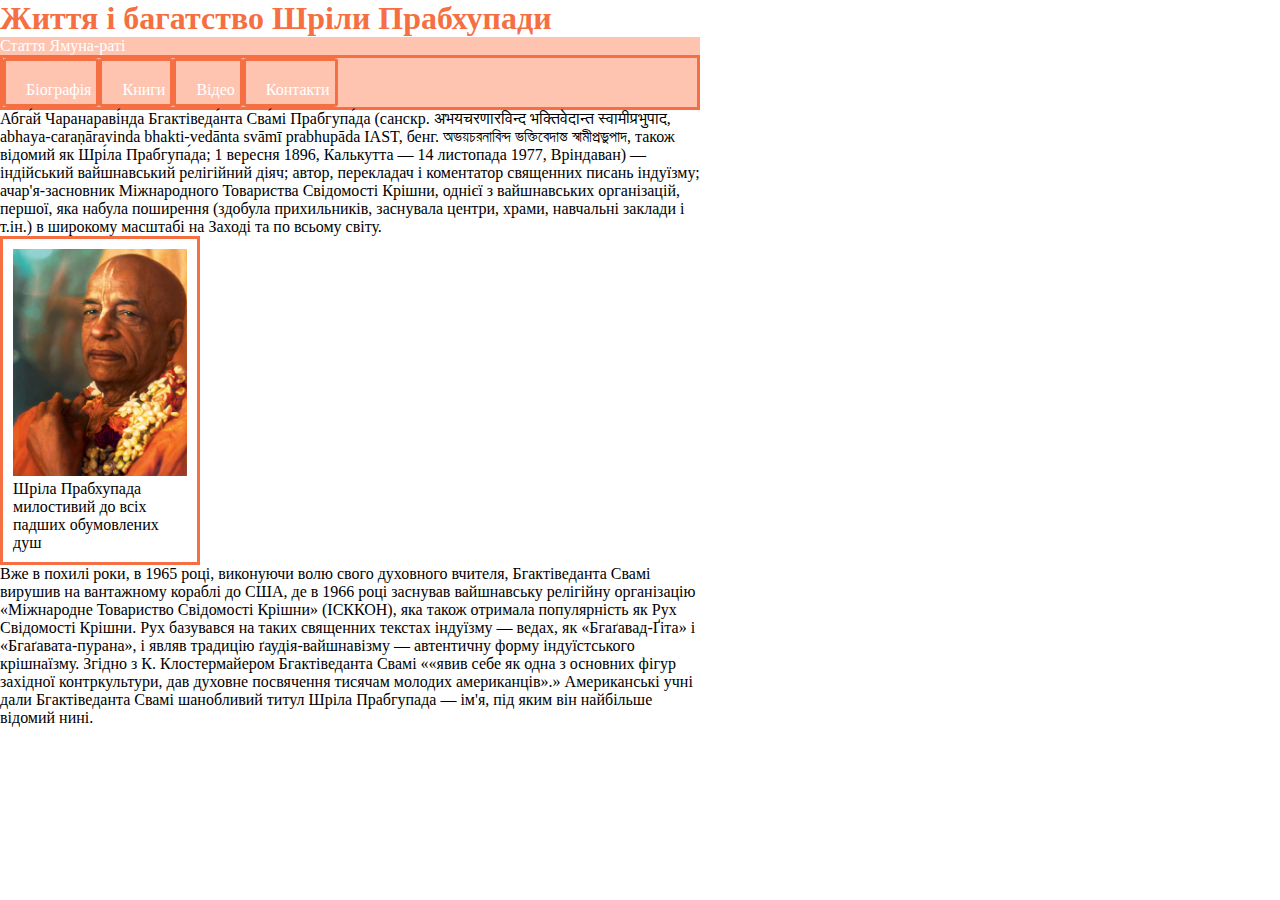
<file: project/index.html>
<!DOCTYPE html>
<html lang="uk">
<head>
	<meta charset="UTF-8">
	<meta name="viewport" content="width=device-width, initial-scale=1.0">
	<link rel="stylesheet" type="text/css" href="css/styles.css">
	<title>Шріла Прабхупада</title>
</head>
<body>
<article>
	<header>
		<h1>Життя і багатство Шріли Прабхупади</h1>
		<p>Стаття Ямуна-раті</p>
	</header>
	<nav>
		<ul class="menu clearfix">
			<li><a href="#">Біографія</a></li>
			<li><a href="#">Книги</a></li>
			<li><a href="#">Відео</a></li>
			<li><a href="#">Контакти</a></li>
		</ul>
	</nav>
	<p>Абга́й Чаранараві́нда Бгактіведа́нта Сва́мі Прабгупа́да (санскр. अभयचरणारविन्द भक्तिवेदान्त स्वामीप्रभुपाद, abhaya-caraṇāravinda bhakti-vedānta svāmī prabhupāda IAST, бенг. অভয়চরনাবিন্দ ভক্তিবেদান্ত স্বামীপ্রভুপাদ, також відомий як Шрі́ла Прабгупа́да; 1 вересня 1896, Калькутта — 14 листопада 1977, Вріндаван) — індійський вайшнавський релігійний діяч; автор, перекладач і коментатор священних писань індуїзму; ачар'я-засновник Міжнародного Товариства Свідомості Крішни, однієї з вайшнавських організацій, першої, яка набула поширення (здобула прихильників, заснувала центри, храми, навчальні заклади і т.ін.) в широкому масштабі на Заході та по всьому світу.</p>
	<figure>
		<img src="img/prabhupad.jpg" alt="prabhupad">
		<figcaption>Шріла Прабхупада милостивий до всіх падших обумовлених душ</figcaption>
	</figure>
	<p>Вже в похилі роки, в 1965 році, виконуючи волю свого духовного вчителя, Бгактіведанта Свамі вирушив на вантажному кораблі до США, де в 1966 році заснував вайшнавську релігійну організацію «Міжнародне Товариство Свідомості Крішни» (ІСККОН), яка також отримала популярність як Рух Свідомості Крішни. Рух базувався на таких священних текстах індуїзму — ведах, як «Бгаґавад-Ґіта» і «Бгаґавата-пурана», і являв традицію ґаудія-вайшнавізму — автентичну форму індуїстського крішнаїзму. Згідно з К. Клостермайером Бгактіведанта Свамі <q>«явив себе як одна з основних фігур західної контркультури, дав духовне посвячення тисячам молодих американців».</q> Американські учні дали Бгактіведанта Свамі шанобливий титул Шріла Прабгупада — ім'я, під яким він найбільше відомий нині.</p>

</article>
	
</body>
</html>
</file>
<file: css/styles.css>
*{
	margin: 0;
	padding: 0;
	box-sizing: border-box;
}

body{
	font-family: arial,sans-serif;
	
}

.clearfix{
 clear: both;
 content: '';
display: table;
width: 100%;
}

.left_column{
	width: 40%;
	height: 100vh;
	background: url(../images/cosmos.jpg) no-repeat center top / cover;
	display: block;
	float: left;

}

.right_column{
	width: 60%;
	height: 100vh;
	background: url(../images/soul.png) no-repeat center top / cover;
	display: block;
	float: right;
}

.container_left{
	width: 50%;
	min-width: 207px;
	margin: 0 auto;
	text-align: center;
	margin-top: 50px;
}

.container_right{
	width: 90%;
	margin: 0 auto;
	margin-top: 50px;
}

.photo img{
	margin: 0 auto;
	border-radius: 3%;
}
.sprites{
	margin-top: 30px;
}
.sprites ul{
	list-style: none;
	margin: 0;
	padding: 0;
}
.sprites li{
	display: inline-block;
	background: url(../css_sprites.png) no-repeat;
	width: 34px;
	height: 34px;
	cursor: pointer;
	
	
}

.sprites .mail{
	background-position: -17px -17px;

}

.sprites .facebook{
	background-position: -85px -17px;
}
.sprites .instagram{
	background-position: -154px -17px;
}
.sprites .youtube{
	background-position: -222px -17px;
}

a{
	color: #000;
	text-decoration: none;
	font-size: 18px;
}



.intro {
	margin-top: 40px;
	color: #dbffff;
	letter-spacing: 5px;
	text-transform: uppercase;
	font-weight: bold;
	line-height: 1,5;
}
h2{
	margin-top: 10px;
	margin-bottom: 10px;
}

li{
	display: block;
	padding: 5px 0;
}

.name h1{
	font-size: 25px;
	text-decoration: none;	
}

.container_right h1, h3{
	display: inline-block;
	color: #fac800;
	letter-spacing: 5px;
	text-transform: uppercase;
}

.about_me, .edu, .additional_edu, .volonteer{
	padding-top: 20px;
	color: #000;
	font-weight: bold;
}
.additional_edu, .volonteer a{
	color: #a10b42
}
.volonteer p{
	font-color: #000;
}
.btn{
	background: #fac800;
	display: block;
	width: 150px;
	border-radius: 15px;
	border: 2px solid #fac800;
	padding: 10px 0;
	margin: 0 auto;
	text-align: center;
	font-weight: bold;
	color: #070707;
}

.btn:hover{
	
	color: #fac800;
	background: #a10b42;
}

.work li{
	float: left;
	padding-top: 20px;
	padding-left: 20px;
}

.work{
	margin-left: -20px;
}


p{
	padding-top: 8px;
	line-height: 1.5;
}

.btn:hover{
	
	color: #fac800;
	background: #a10b42;
}

.work li{
	float: left;
	padding-top: 20px;
	padding-left: 20px;
}

.work{
	margin-left: -20px;
}


p{
	padding-top: 8px;
	line-height: 1.5;
}
</file>
<file: background/style.css>
*{
	margin: 0;
	padding: 0;
	box-sizing: border-box;
}
body{
	font-family: Arial, "Helvetica Neue", Helvetica, sans-serif;
	line-height: 2;

}
.page-wrap{
	width: 800px;
	min-height: 1500px;
	background: #e8e8e8;
	padding: 75px 125px;
	margin: 0 auto;
}
h3{
	color: #bbbebf;
}
h1, h3, .btn{
	text-align: center;
	letter-spacing: 4px;
}
.pic{
	width: 550px;
	height: 400px;
	background: url(bg1.png) 0 0 /100% auto no-repeat;
	border: 10px solid #fff;
	box-shadow: -webkit-box-shadow: 1px 1px 2px 2px #B5B5B5;
	box-shadow: 1px 1px 2px 2px #B5B5B5;
	margin: 50px 0 90px 0;
}
p{
	margin: 20px 0 0 40px;
}
ul{
	list-style: none;
	margin: 20px 0 0 35px;

}
li{
	background: url(icon.png) 0 10px/10px 10px no-repeat;
	margin-left: 12px;
	padding: 0 0 0 30px;

}
li:first-child{
	font-weight: 520;
}
li:nth-child(2){
	color: #80b7b3;
	font-style:italic;
}
li:nth-child(3){
	font-weight: 800;
}
li:nth-child(4){
	color: #bbbebf;
	text-decoration: line-through;
}
.btn{
	width: 200px;
	height: 45px;
	background: #80b7b3;
	border-radius: 20px;
	color: white;
	text-align: center;
	line-height: 3;
	box-shadow: 1px 1px 15px 5px #80b7b3;
	margin: 35px 0 0 20px;
	cursor: pointer;
}
</file>
<file: better project/css/styles.css>
*{
	margin:0;
	padding: 0;
	box-sizing: border-box;
}
body{
	font-family: arial;
	background: url(../img/bg.jpg) 
	no-repeat center top / cover;
}
header{
	height: 80px;
}
nav {
	float: right;
	margin-top: 30px;
}

.menu {
	padding: 0;
	margin: 0;
	display: block;
}

.menu li {
	float: left;
	display: block;
	border: 1 px solid white;
	border-radius: 0 50%;
	padding: 10px;
	background: white;
	opacity: 0.5;
	margin-right: 40px;
}
.menu li:hover{
	border:2px solid #f56f42;
	background: none;
}

.menu a {
	color: black;
	text-decoration: none;
	text-transform: uppercase;
	font-size: 14px;
	font-weight: bold;
}
.container{
	display: block;
	margin: 0 auto;
	width: 60%;
}
.left_colomn{
	display: block;
	float: left;
	width: 40%;
	height: 600px;
	
}
.left_colomn figure{
	text-align: center;
	font-size: 20px;
	text-transform: uppercase;
	color: #f56f42;
	line-height: 2;
	font-weight: bold;

}
img{
	width: 60%;
	border: 3px solid black;
	border-radius: 10%;
	margin: 100px 40px 40px 40px;
}
.right_colomn{
	display: block;
	float: right;
	width: 60%;
	margin-top: 20px;
	text-align: center;
	font-size: 14px;
	line-height: 1.5 ;
	font-weight: bold;

}
</file>
<file: bootstrap project/css/style.css>
@import url('https://fonts.googleapis.com/css?family=Raleway');

html,h1,h2,h3,h4,h5,h6,a{
 font-family: "Raleway";
}

.navbar{ 
	background:#9a3dcf;
}
.nav-link , .navbar-brand{ 
	color: #f4f4f4; 
	cursor: pointer;
}
.nav-link{ 
	margin-right: 1em !important;
}
.nav-link:hover{
 background: #f4f4f4;
 color: #9a3dcf; 
}
.navbar-collapse{ 
	justify-content: flex-end;
}
.navbar-toggler{ 
 background:#fff !important;
}
.header{
 background-image: url(../images/bg-1.jpg);
 background-attachment: fixed;
 background-size: cover;
 background-position: center;
}
.overlay{
 position: absolute;
 min-height: 100%;
 min-width: 100%;
 left: 0;
 top: 0;
 background: rgba(244, 244, 244, 0.79);
}
.description{
    position: absolute;
    top: 30%;
    margin: auto;
    padding: 2em;
}
.description h1{
 color:#9a3dcf ;
}
.description p{
 color:#666;
 font-size: 20px;
 width: 50%;
 line-height: 1.5;
}
.description button{
 border:1px  solid #9a3dcf;
 background:#9a3dcf;
 color:#fff;
}
.about{
 margin: 4em 0;
 padding: 1em;
 position: relative;
}
.about h1{
 color:#9a3dcf;
 margin: 2em;
}
.about img{
 height: 100%;
  width: 100%;
  border-radius: 50%
}
.about span .blog span{
 display: block;
 color: #888;
 position: absolute;
 left: 150px;
}
.about .desc{
 padding: 2em;
 border-left:4px solid #8c1086;
}
.about .desc h3{
 color: #470642;
}
.about .desc p{
 line-height:2;
 color:#888;
}
/*Portfolio*/
.portfolio  {
 margin: 4em 0;
 position: relative; 
}
.portfolio h1{
 color:#9a3dcf;
 margin: 2em; 
}
.portfolio img {
  height: 15rem;
  width: 80%;
  margin: 1em;
  border-radius:20px;
}
.blog{
 margin: 4em 0;
 position: relative; 
}
.blog h1{
 color:#9a3dcf;
 margin: 2em; 
}
.blog .card{
 box-shadow: 0 0 20px #ccc;
}
.blog .card img{
 width: 100%;
 height: 12em;
}
.blog .card-title{
 color:#9a3dcf;
  
}
.blog .card-body{
 padding: 1em;
}
.team{
 margin: 4em 0;
 position: relative;  
}
.team h1{
 color:#9a3dcf;
 margin: 2em; 
}
.team .item{
 position: relative;
}
.team .des{
 background: #9a3dcf;
 color: #fff;
 text-align: center;
 border-bottom-left-radius: 93%;
 transition:.3s ease-in-out;
}
.team .item:hover .des{
 height: 100%;
 background:#ec4cbc7d;
 position: absolute;
 width: 89%;
 padding: 5em;
 top: 0;
 border-bottom-left-radius: 0;
}
.contact-form{
 margin: 6em 0;
 position: relative;  
}
.contact-form h1{
 padding:2em 1px;
 color: #9a3dcf; 
}
.contact-form .right{
 max-width: 600px;
}
.contact-form .right .btn-secondary{
 background: #9a3dcf;
 color: #fff;
 border:0;
}
.contact-form .right .form-control::placeholder{
 color: #888;
 font-size: 16px;
}
</file>
<file: burger/style.css>
*{
	margin: 0;
	padding: 0;
	box-sizing: border-box;
}
.wrap{
	width: 1050px;
	height: 530px;
	background: 
background: #261d1f; /* Old browsers */
background: -moz-linear-gradient(-45deg,  #261d1f 1%, #453634 100%); /* FF3.6-15 */
background: -webkit-linear-gradient(-45deg,  #261d1f 1%,#453634 100%); /* Chrome10-25,Safari5.1-6 */
background: linear-gradient(135deg,  #261d1f 1%,#453634 100%); /* W3C, IE10+, FF16+, Chrome26+, Opera12+, Safari7+ */
filter: progid:DXImageTransform.Microsoft.gradient( startColorstr='#261d1f', endColorstr='#453634',GradientType=1 ); /* IE6-9 fallback on horizontal gradient */
	margin: 0 auto;
	padding: 25px 65px 50px 55px;
	position: relative;
}
.stock_menu{
	width: 940px;
	height: 390px;
	


}
.aside_stock_menu{
	width: 330px;
	height: 100%;
	float: left;
	background: url(green.jpg) no-repeat center top / cover;
	position: relative;
}

.stock_sticker{
	width: 340px;
	height: 210px;
	background: #000000;
	position: absolute;
	top: 158px;
	left: -12px;
	padding: 40px 72px 32px;
	font-size: 34px;
	color: white;
	text-transform: uppercase;
	text-align: center;
	font-weight: bold;
}
.stock_sticker span{
	font-size: 12px;
}
.stock_sticker span:before{
	content: 'усього ';
	color: #fdca19;
}

.list_menu{
	width: 610px;
	height: 100%;
	float:left;	
	background: white;
	padding: 48px 56px 48px 44px;
	font-size: 16px;
	color: black;
	text-align: center;
	/*text-transform: uppercase;*/
}
.list_menu p{

	text-align: center;
	margin-bottom: 25px;
	
}
.menu_item{
	width: 200px;
	height: 83px;
	border-bottom: 1px solid #d5d5d5;
	float: left;
	padding: 26px 0 0 0;
	margin: 0 26px;
	line-height: 1,3;
	position: relative;	
}
.menu_item :before {
	content: '';
	width: 10px;
	height: 10px;
	transform: rotate(45deg);
	background: #d5d5d5;
	position: absolute;
	left: 95px;
	bottom: -5px;
}

.item_title{

}
.item_price{
	color: #bbbbbb;
}
.all_menu{
	width: 177px;
	height: 55px;
	background: #000000;
	text-align: center;
	position: absolute;
	right: 55px;
	bottom: 50px;
	padding-top: 20px;
}
.all_menu a{
	display: block;
	height: 100%;
	text-decoration: none;
	color: white;	
	text-transform: uppercase;
	font-weight: bold;
}
.all_menu:hover{
	background: #fdca19;

}
</file>
<file: calc/style.css>
*{
  margin: 0;
  padding: 0;
  box-sizing: border-box;
} 
body{
  font-family: Arial, sans-serif;
   font-size:30px;

}
.calc-wrap{
    width: 420px;
    height: 640px;
    border-radius: 20px;
  }

.title{
  width: 100%;
  height: 55px;
  margin-top: 20px;
  background: #5f9d9f;
  color: white;
  text-align: right;
  padding: 10px;
     
}
input{
  width: 390px;
  height: 50px;
  margin: 12px 10px;
  border-radius: 10px;
  text-align: right;
  color:#5f9d9f;
}
.battery{
  width: 130px;
  height: 50px;
  margin: 0 15px 30px 0;
  background: #5f9d9f;
  float: right;
  
}
.calc-wrap , .btn , input{
  border: 5px solid #5f9d9f;
}
.container{
  margin: 20px;
 } 
.btn{
  width: 70px;
  height: 70px;
  margin-left: 20px;
  margin-bottom: 20px;
  border-radius: 10px;
  float:left;
  text-align:center;
  line-height:2;
  color: #5f9d9f;
  
}
.clearfix{
  clear: both;
}
.btn:hover{
  border:none;
  background: #5f9d9f;
  opacity: 50%;
  color: white;
  line-height: 3;
}
.btn:active{
   color: black;
}
</file>
<file: catalog/style.css>
*{
	padding: 0;
	margin: 0;
	box-sizing: border-box;
}
body{
	font-family: arial sans-serif;
	font-color: grey;
}

h2{
	text-transform: uppercase;
	text-align: center;
	margin-bottom: 70px;
}
.wrapper{
	width: 972px;
	height: 455px;
	min-width: 100px;
	border: 1px solid #d3d3d3;
	margin: 0 auto;
	position: relative;
}
.wrapper:before , .wrapper:after{
	content: '';
	width: 35px;
	height: 35px;
	border-radius: 100%;
	border: 2px solid #d3d3d3;
	background: white;
	position:absolute;
	top: 78px;
	text-align: center;
	line-height: 2;
	color: #d3d3d3;
	font-size: 18px;

}
.wrapper:before{
	content: '<';
	left:-20px;
}
.wrapper:after{
	content: '>';
	right:-20px;
}

.product{
	width: 25%;
	height: 100%;
	border-right: 1px solid #d3d3d3;
	float: left;
	padding: 20px;
	position:relative;	
	text-align: center;	
}

.product:last-child{
	border:none;
}
.product_category a{
	text-decoration: none;
	color: grey;
}
.product_category{
	height: 80px;
	border-bottom: 1px solid #d3d3d3;	 
	text-transform: uppercase;
	text-align: center;	
	line-height: 3;

}
.sticker_new, .sticker_hit { 
	width: 70px;
	height: 70px;
	border: 2px solid white;
	border-radius: 100%;
	position: absolute;
	right: 5px;
	top:-35px;
	text-align: center;
	font-size:10px;
	text-transform: uppercase;
	color:white;	
}

.sticker_new{
	background:#86b022;
	padding: 25px 0;
}

.sticker_hit{
	background: #009de1;
	padding: 20px 0;
}

figure img{
	height: 140px;
}

figure{
	margin: 0 auto;
	margin-top: 25px;
}
figcaption {
	margin-top: 25px;
	text-transform: uppercase;
	color: 009de1;
	font-weight: bold;
	text-align: center;
}
figcaption a {
	text-decoration: none;
	color: #009de1;


}
.price{
	margin-top: 25px;
	text-transform: none;
	color:black;
	font-weight: bold;
}
.button_soon, .basket_button{
	width: 140px;
	height: 40px;
	margin:0 auto;
	margin-top: 20px;
	text-align: center;
	text-transform: uppercase;
	font-size: 14px;
	
}
.button_soon{
	background: #cc3399;
	margin-top: 60px;
	padding: 3px;
}
.basket_button{
	background: yellow;
	color: black;
	line-height: 3;
}
.button_soon a{
	text-decoration: none;
	color: white;
	
}
.basket_button a{
	text-decoration: none;
	color: black;
}
.old_price:before{
	content: '210 грн';
	font-size: smaller;
	text-decoration: line-through;
}
</file>
<file: docua2/css/style.css>
*{
	margin: 0;
	padding: 0;
	box-sizing: border-box;
}
body{
	font-family: Arial, "Helvetica Neue", Helvetica, sans-serif;
	line-height: 1.2;
}
img{
	display: block;
	width: 100%;

}
@media (min-width: 767px){
	.page-wrap{
	background: #09859d;
	padding: 40px 10px 20px 10px;
}
}
.main-wrap{
	background-color: #fff;
	padding: 0 5px;
}

.propose-text .center{
	text-align: center;
	padding-top: 20px;
}

span{
	display: block;
	padding: 10px 5px 10px 5px;

}
ul{
	padding: 10px;
}



.propose-item{
	min-height: 355px;
	margin: 0 auto;
	position: relative;

}

.btn{
	display: flex;
	justify-content:center;
	align-items: center;
	width: 100%;
	height: 40px;
	border-radius: 5px;
	background-color: #cf5b4e;
	text-decoration: none;
	color: #fff;
	font-weight: bold;
}	
.propose-btn{
	width: 100%;
	position: static;
	bottom: 0;
}
.propose-price{
	padding: 10px 0 10px 0;
	text-align: center;
	font-weight: 700;
}
footer{
	background: #09859d;
	padding: 20px 0 20px 0;
	margin-top: 20px;
	
}
.sprites{
	display: flex;
	justify-content: center;
}

.sprites>ul{
	list-style: none;
}
.sprites li{
	background: url(../images/css_sprites.png) 0 0/ 70px 35px no-repeat;
	display: inline-block;
	height: 35px;
	width: 35px;
	cursor: pointer;

}
.sprites .fb{
	background-position: 0 0;
}
.sprites .vk{
	background-position: -35px 0;
}
footer{
	text-align: center;
	color: white;
}
.unsubscribe{
	color: white;
	font-weight: 700;
}

.normal{
	font-weight: normal;
	color: blue;
}


@media (min-width: 767px){
.main-wrap{
	padding: 0 25px 25px 25px;
	line-height: 1.5;
}
  
.col-1-2{
	width: calc(50% - 15px);
	}
.propose-item{
	float: left;	
	margin-right: 30px;
}
.propose-item:last-child{
	margin: 0 ;
}	
footer{
	margin-top:25px;
}
.clearfix, .clearfix:after{
	content: '';
	display: block;
	clear: both;
}


section{
	padding: 0 75px;
	text-align: justify;
	width: 100%;
}
.row{
	
	padding-bottom: 30px;
}
}
footer span:nth-child(2){
	font-weight:bold;
}
</file>
<file: GOOGLEPAGE/css/styles.css>
*{
	margin: 0;
	padding: 0;
	box-sizing: border-box;
}
body{
	font-family: arial, sans-serif;
	background: url(../images/background.png) no-repeat center top / cover;
}
.header{
	display: flex;
	justify-content: flex-end;
	/*align-items: center;*/
	height: 60px;
	padding-right: 28px;
	/*background: #fae9bb;*/
}
.page-wrap{
	display: flex;
	flex-direction: column;
	justify-content: space-between;
	
}

.header_right{
	width: 215px;
	display: flex;
	justify-content: space-between;
	align-items: center;
}


.accaunt img {	
	border-radius: 50%;	
}
.services,.accaunt:hover{
	cursor: pointer;
}
.same_links{
	font-size: 13px;
	text-decoration: none;
}
.same_links:hover{
	text-decoration: underline;
}
.header_link{
	color: rgba(0,0,0,.87);
}
.header_link:hover{
	color: rgba(0,0,0,.73);
}
.form_search{
	margin-bottom: 30px;
}
.form_search{
  background: #fff;
  display: flex;
  border: 1px solid #dfe1e5;
  box-shadow: none;
  border-radius: 24px; 
  height: 44px;
  min-width: 330px;
  max-width: 480px;  
  margin: 0 auto;
  padding: 7px;
}
.three_item{
  	display: flex;
	flex-direction: row;
	flex-wrap: nowrap;
	justify-content: space-between;
	align-items: center;
	align-content: center;
	
}
  /*padding: 5px 8px 0 16px;
  padding-left: 14px;*/

.three_item input{
	height: 35px;
  min-width: 280px;
  max-width: 450px;
  margin: 5px;
  border:none;
}
.icon {
	width: 15px;
	height: 15px;
	margin-left: 12px;
}
.keyboard{
	width: 25px;
	height: 25px;
	margin: 0 12px;
}

.microfon{
	width: 20px;
	margin-right: 10px;
	margin-top: 5px;
}

.form_buttons{
	text-align: center;
	margin-top: 30px;
}
.form_buttons input{
	width: 127px;
	height: 33px;
	border-radius: 5px;
	border:none;
	background-color: #f2f2f2;
	color: #68637d;

}
.form_buttons input:hover{
	cursor: pointer;
	border: 1px solid #c6c6c6;
	box-shadow: 0 1px 1px rgba (0,0,0,1);
	background-color: #fff;
	color: #222;
}
.lang_toggle{
	margin-top: 10px;
	font-size: 16px;
	color: white;
}
.lang_toggle a{
	color: white;
}
.main{
	margin-top: 100px;
	min-height: 300px;
	display: flex;
	flex-direction: column;
	justify-content: space-between;
	align-items: center;
}
.footer{
	height: 60px;
	position: fixed;
	bottom: 0;
	width: 100%;
	background-color: #f2f2f2;
	color: #68637d;
	padding: 0px 30px;
}

.footer_country, .footer_links {
	height: 50%;
	border-top: 1px solid #e4e4e4;
}
.same_links-footer{
	font-size: 16px;
	color: #68637d;
	padding: 0 10px;
}
.footer_country{
	padding: 5px 12px;
}
.footer_links_l{
	width: 50%;
	float: left;
	padding: 5px 0px;
}
.footer_links_r{
	float: right;
	padding: 5px 0px;
}
.clearfix{
	clear: both;
}
</file>
<file: project/css/styles.css>
* {
    margin: 0;
    padding: 0;
    box-sizing: border-box;
}
body{
	margin: 0 auto;
	font-family: arial sans-serif;
}
h1{
	color: #f56f42;
}
article header p{
	background: #ffc4b0;
	color: white;
}
article figure{
	width: 200px;
	border: 3px solid #f56f42;
	padding: 10px;

}
article figure img{
	width: 100%;
}
article{
	width: 700px;
}
nav ul{
	/*display: block*/;
	background-color: #ffc4b0;
	list-style: none;
	padding: auto;
	width: 300px;
	border: 3px solid #f56f42;
}
nav ul li{
	border: 3px solid #f56f42;
	border-radius: 5%;
	padding: 5px;
}
nav ul li a{
	color: white;
	text-decoration: none;
}
nav ul li a:hover{
	color: #ffc4b0;
	background: #f56f42;
}
.menu{
	margin:auto;
}
.clearfix {
    clear: both;
    content: '';
    display: table;
    width: 100%;
}
.menu li{
	float: left;
    padding-top: 20px;
    padding-left: 20px;
}
li{
	display: block;
	padding: 5px;
}
</file>
